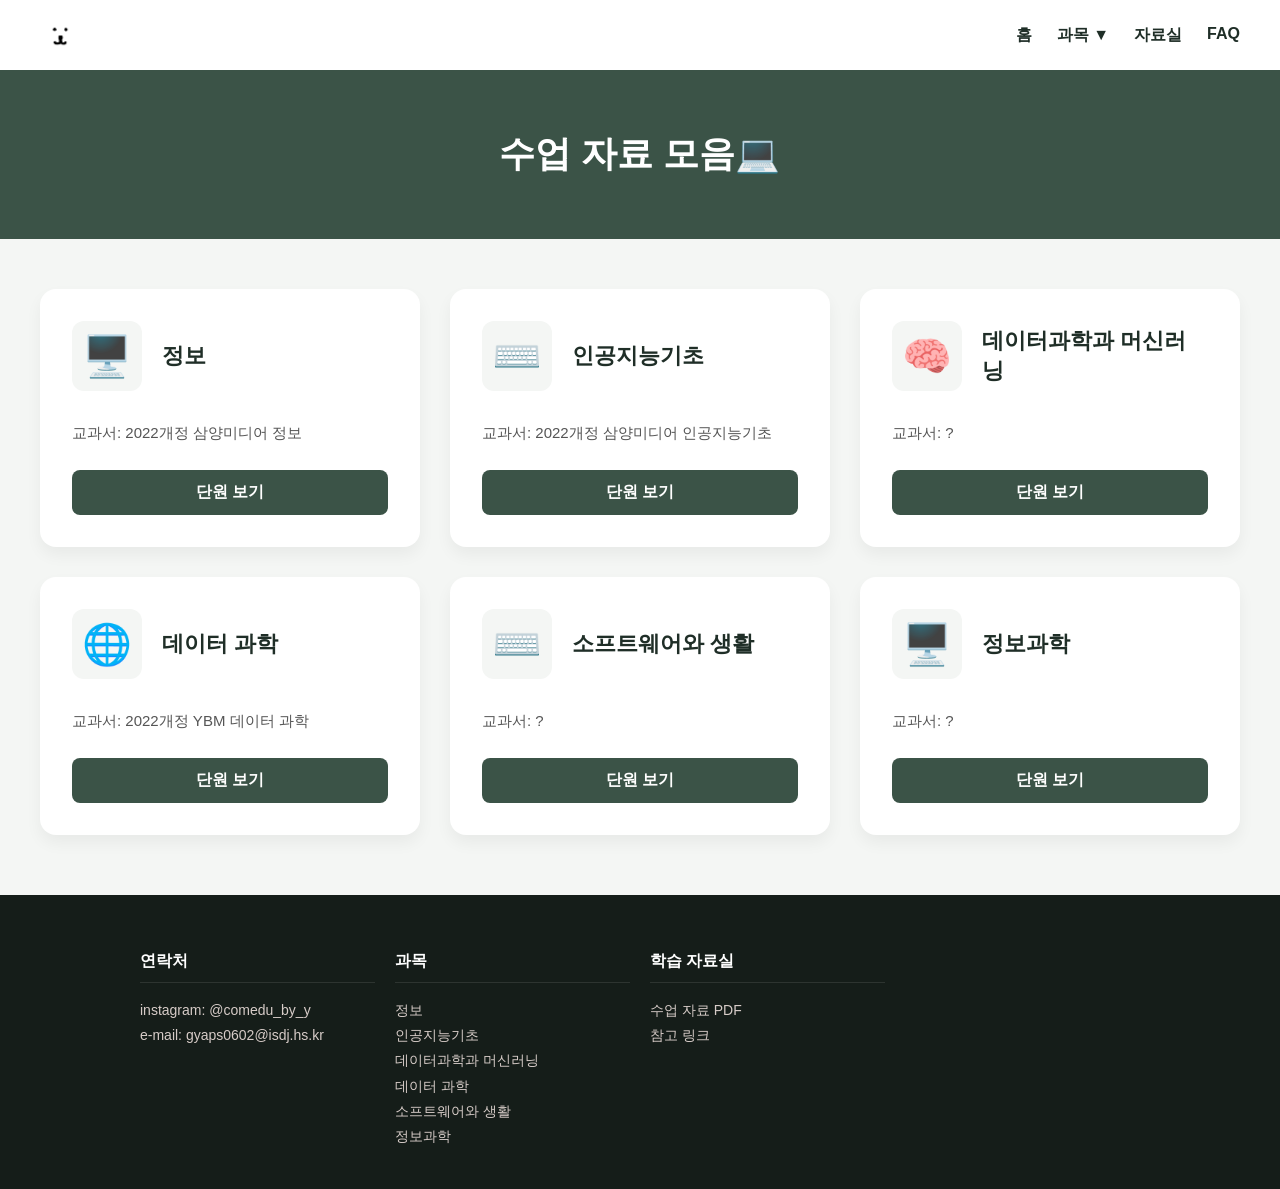
<file: index.html>
<!DOCTYPE html>
<html lang="ko">
<head>
<link rel="icon" href="data:image/svg+xml,<svg xmlns=%22http://www.w3.org/2000/svg%22 viewBox=%220 0 100 100%22><text y=%22.9em%22 font-size=%2290%22>💻</text></svg>">    
<meta charset="UTF-8">
<meta name="viewport" content="width=device-width, initial-scale=1.0">
<title>수업 자료 모음</title>
<link rel="stylesheet" href="style.css">
</head>
<body>
    <div id="header-area"></div>
    <!-- 1. 메인 배너 -->
    <div class="hero">
        <h1>수업 자료 모음💻</h1>
    </div>

    <!-- 2. 과목 카드 섹션 -->
    <div class="container">
        <div class="card-grid">
            
            <!-- 카드 1: 정보 -->
            <a href="https://comedu-by-y.github.io/study/2level-정보.html" target="_top" class="subject-card">
                <div class="card-header">
                    <div class="card-icon">🖥️</div>
                    <h2 class="card-title">정보</h2>
                </div>
                <p class="card-desc">교과서: 2022개정 삼양미디어 정보</p>
                <div class="card-btn">단원 보기</div>
            </a>
            
            <!-- 카드 2: 인공지능기초 -->
            <a href="https://comedu-by-y.github.io/study/2level-인기초.html" target="_top" class="subject-card">
                <div class="card-header">
                    <div class="card-icon">⌨️</div>
                    <h2 class="card-title">인공지능기초</h2>
                </div>
                <p class="card-desc">교과서: 2022개정 삼양미디어 인공지능기초</p>
                <div class="card-btn">단원 보기</div>
            </a>

            <!-- 카드 3: 데이터과학과 머신러닝 -->
            <a href="https://comedu-by-y.github.io/study/2level-데과.html" target="_top" class="subject-card">
                <div class="card-header">
                    <div class="card-icon">🧠</div>
                    <h2 class="card-title">데이터과학과 머신러닝</h2>
                </div>
                <p class="card-desc">교과서: ? </p>
                <div class="card-btn">단원 보기</div>
            </a>

            <!-- 카드 4: 데이터 과학 -->
            <a href="https://comedu-by-y.github.io/study/2level-데머.html" target="_top" class="subject-card">
                <div class="card-header">
                    <div class="card-icon">🌐</div>
                    <h2 class="card-title">데이터 과학</h2>
                </div>
                <p class="card-desc">교과서: 2022개정 YBM 데이터 과학</p>
                <div class="card-btn">단원 보기</div>
            </a>

            <!-- 카드 5: 소프트웨어와 생활 -->
            <a href="https://comedu-by-y.github.io/study/2level-소웨생.html" target="_top" class="subject-card">
                <div class="card-header">
                    <div class="card-icon">⌨️</div>
                    <h2 class="card-title">소프트웨어와 생활</h2>
                </div>
                <p class="card-desc">교과서: ? </p>
                <div class="card-btn">단원 보기</div>
            </a>

            <!-- 카드 6: 정보과학 -->
            <a href="https://comedu-by-y.github.io/study/2level-정과.html" target="_top" class="subject-card">
                <div class="card-header">
                    <div class="card-icon">🖥️</div>
                    <h2 class="card-title">정보과학</h2>
                </div>
                <p class="card-desc">교과서: ? </p>
                <div class="card-btn">단원 보기</div>
            </a>
        </div>
    </div>
    <div id="footer-area"></div>
    <!-- 공통 헤더와 푸터를 빈 상자에 쏙쏙 넣어주는 스크립트 -->
    <script>
        // 1. header.html 파일을 찾아서 header-area 상자에 넣기
        fetch('header.html')
            .then(response => response.text())
            .then(data => {
                document.getElementById('header-area').innerHTML = data;
            });

        // 2. footer.html 파일을 찾아서 footer-area 상자에 넣기
        fetch('footer.html')
            .then(response => response.text())
            .then(data => {
                document.getElementById('footer-area').innerHTML = data;
            });
    </script>
</body>
</html>
</file>
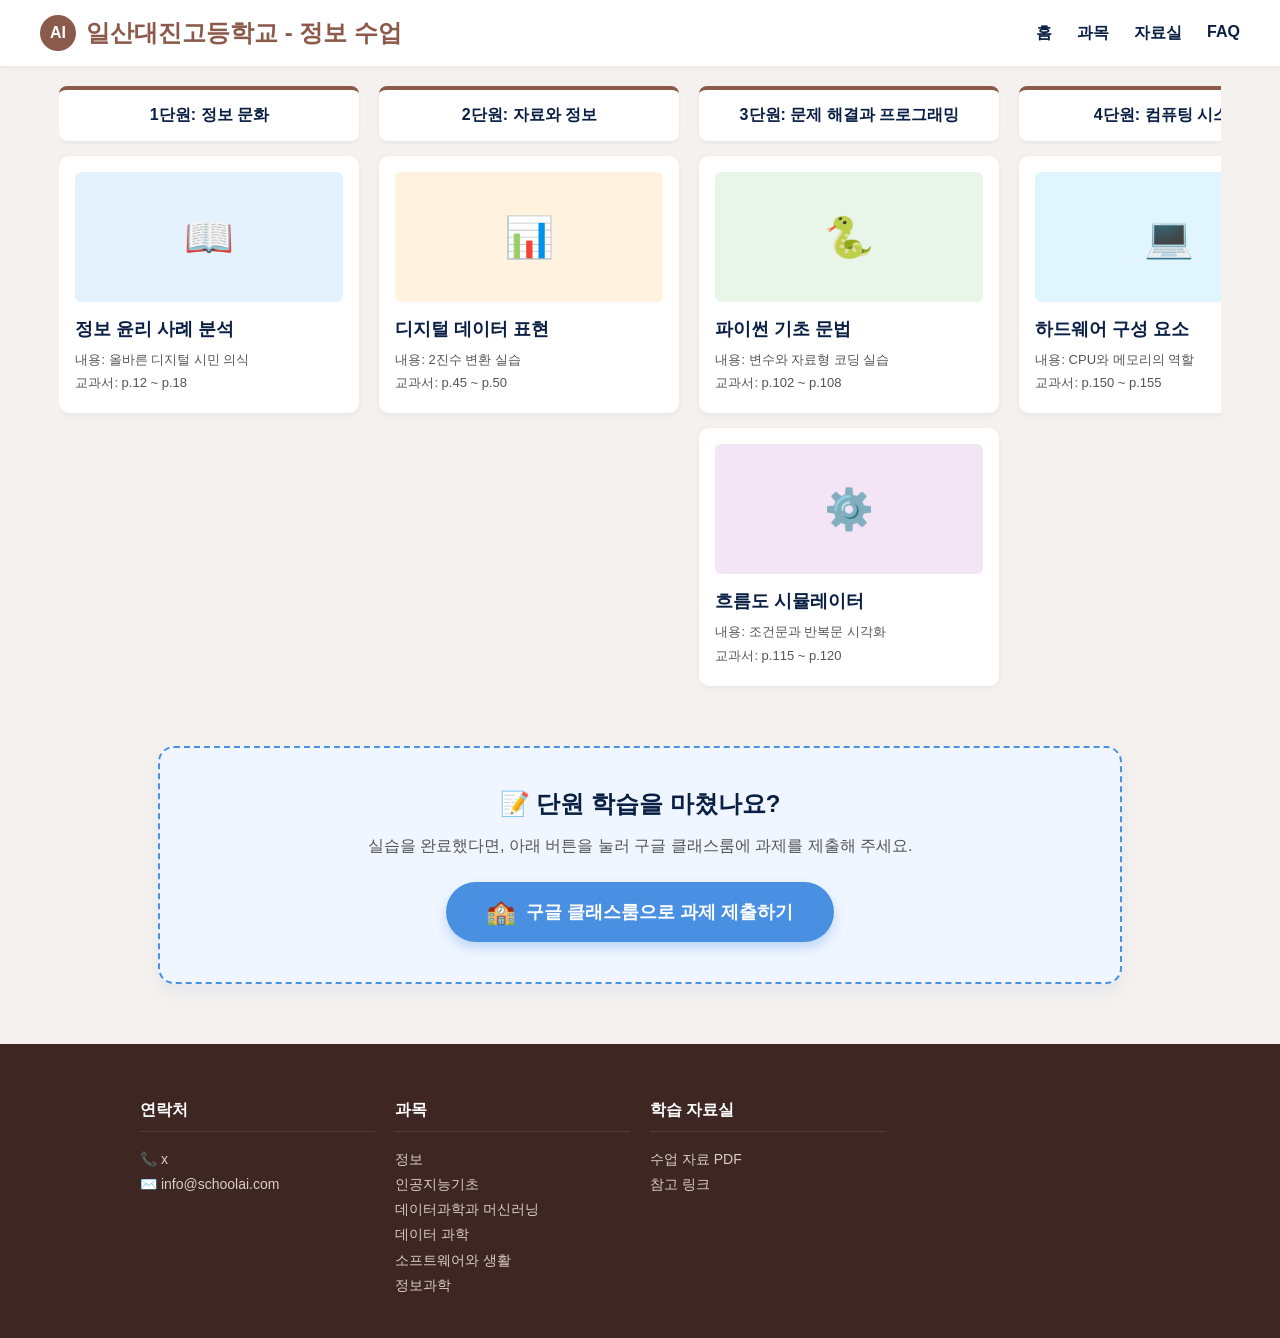
<file: 3level-인기초.html>
<!DOCTYPE html>
<html lang="ko">
<head>
<meta charset="UTF-8">
<meta name="viewport" content="width=device-width, initial-scale=1.0">
<title>과목: 인기초 - 3단원 학습 내용 및 과제 제출</title>
<style>
    /* 1, 2레벨과 동일한 전체 색상 변수 설정 */
    :root {
        --primary-brown: #8C5A4B;
        --primary-dark: #6A4235;
        --bg-beige: #F5F1EE;
        --text-navy: #0A1F44;
        --text-light: #555555;
        --white: #FFFFFF;
        --accent-blue: #4A90E2; 
        --hover-bg: #F4F8FC;
    }

    body {
        margin: 0;
        padding: 0;
        font-family: 'Noto Sans KR', 'Malgun Gothic', sans-serif;
        background-color: var(--bg-beige);
        color: var(--text-navy);
    }

    /* 상단 네비게이션 (헤더) */
    header {
        background-color: var(--white);
        padding: 15px 40px;
        display: flex;
        justify-content: space-between;
        align-items: center;
        box-shadow: 0 2px 4px rgba(0,0,0,0.05);
    }
    .logo {
        font-size: 24px;
        font-weight: bold;
        color: var(--primary-brown);
        display: flex;
        align-items: center;
        gap: 10px;
        text-decoration: none; /* 추가: 링크 밑줄 제거 */
        transition: transform 0.2s ease; /* 추가: 마우스 오버 시 부드러운 효과 */
    }
    .logo:hover {
        transform: scale(1.05); /* 추가: 마우스 올리면 로고가 살짝 커짐 */
    }
    .logo-circle {
        background-color: var(--primary-brown);
        color: var(--white);
        width: 36px;
        height: 36px;
        border-radius: 50%;
        display: flex;
        justify-content: center;
        align-items: center;
        font-size: 16px;
    }

    nav {
        display: flex;
        gap: 25px;
    }
    nav a {
        text-decoration: none;
        color: var(--text-navy);
        font-weight: 600;
        font-size: 16px;
    }
    nav a:hover {
        color: var(--primary-brown);
    }

    /* 서브페이지 경로(Breadcrumb) 및 배너 */
    .breadcrumb-banner {
        background-color: var(--white);
        color: var(--text-navy);
        padding: 30px 20px;
        text-align: center;
        border-bottom: 2px solid #EAEAEA;
    }
    .breadcrumb {
        font-size: 14px;
        color: var(--text-light);
        margin-bottom: 10px;
    }
    .breadcrumb span {
        color: var(--primary-brown);
        font-weight: bold;
    }
    .breadcrumb-banner h1 {
        margin: 0;
        font-size: 28px;
        font-weight: 800;
        color: var(--primary-dark);
    }

    /* ★ 패들렛 스타일 (5단) 레이아웃 설정 ★ */
    .board-container {
        max-width: 100%; /* 화면 꽉 차게 가로 폭 확대 */
        margin: 20px auto 40px auto;
        padding: 0 20px;
    }
    
    .padlet-wrapper {
        display: flex;
        gap: 20px;
        overflow-x: auto;
        padding-bottom: 20px;
        align-items: flex-start;
        width: max-content; /* ★ 콘텐츠 크기만큼 너비 지정 */
        margin: 0 auto;     /* ★ 중앙 정렬 */
    }

    /* 가로 스크롤바 디자인 */
    .padlet-wrapper::-webkit-scrollbar { height: 10px; }
    .padlet-wrapper::-webkit-scrollbar-thumb { background: #ccc; border-radius: 5px; }

    /* 각 단원을 나타내는 세로 기둥 */
    .padlet-column {
        flex: 0 0 300px; /* 각 단원 기둥의 너비를 300px로 고정 */
        display: flex;
        flex-direction: column;
        gap: 15px;
    }

    /* 단원 제목 (기둥 머리글) */
    .column-header {
        background-color: var(--white);
        padding: 15px;
        border-radius: 8px;
        font-weight: 900;
        text-align: center;
        color: var(--text-navy);
        border-top: 4px solid var(--primary-brown);
        box-shadow: 0 2px 4px rgba(0,0,0,0.05);
    }

    /* 학습 내용 카드 디자인 */
    .padlet-card {
        background-color: var(--white);
        border-radius: 10px;
        padding: 15px;
        text-decoration: none;
        color: var(--text-navy);
        box-shadow: 0 2px 6px rgba(0,0,0,0.05);
        transition: transform 0.2s, box-shadow 0.2s;
        border: 1px solid transparent;
    }
    .padlet-card:hover {
        transform: translateY(-3px);
        box-shadow: 0 6px 12px rgba(0,0,0,0.1);
        border-color: var(--accent-blue);
    }

    /* 카드 안의 썸네일(미리보기) */
    .card-preview {
        width: 100%;
        height: 130px;
        background-color: #E2E8F0;
        border-radius: 6px;
        margin-bottom: 15px;
        display: flex;
        justify-content: center;
        align-items: center;
        font-size: 40px;
    }
    .card-title {
        font-size: 18px;
        font-weight: 900;
        margin: 0 0 10px 0;
    }
    .card-details {
        margin: 0; padding: 0; list-style: none;
    }
    .card-details li {
        font-size: 13px;
        color: var(--text-light);
        margin-bottom: 5px;
        line-height: 1.4;
    }

    /* ★ 구글 클래스룸 과제 제출 영역 스타일 ★ */
    .assignment-section {
        margin-top: 50px;
        padding: 40px 30px;
        background-color: #F0F6FF; /* 눈에 띄는 연한 파란색 배경 */
        border-radius: 16px;
        text-align: center;
        border: 2px dashed var(--accent-blue);
        box-shadow: 0 8px 16px rgba(74, 144, 226, 0.1);
    }
    .assignment-section h2 {
        margin: 0 0 10px 0;
        color: var(--text-navy);
        font-size: 24px;
    }
    .assignment-section p {
        color: var(--text-light);
        font-size: 16px;
        margin-bottom: 25px;
    }
    .assignment-btn {
        display: inline-flex;
        align-items: center;
        gap: 10px;
        background-color: var(--accent-blue);
        color: var(--white);
        padding: 16px 40px;
        border-radius: 30px;
        font-size: 18px;
        font-weight: 800;
        text-decoration: none;
        transition: all 0.3s ease;
        box-shadow: 0 6px 12px rgba(74, 144, 226, 0.3);
    }
    .assignment-btn:hover {
        background-color: #357ABD;
        transform: translateY(-3px);
        box-shadow: 0 8px 16px rgba(74, 144, 226, 0.4);
    }
    .assignment-icon {
        font-size: 24px;
    }

    /* 반응형 처리 (태블릿 및 모바일) */
    @media (max-width: 950px) {
        .learning-grid {
            grid-template-columns: 1fr; /* 화면이 좁아지면 1단으로 변경 */
            max-width: 700px;
            margin: 0 auto;
        }
    }
    
    @media (max-width: 650px) {
        .learning-grid { max-width: 100%; }
        .learning-btn { flex-direction: column; } /* 세로 배치로 변경 */
        .btn-preview { width: 100%; height: 180px; }
        .btn-arrow { display: none; }
        .assignment-btn { padding: 14px 25px; font-size: 16px; }
    }

    /* 바닥글 (Footer) */
    footer {
        background-color: #3E2723;
        color: #D7CCC8;
        padding: 40px 20px;
        margin-top: 60px;
    }
    .footer-content {
        max-width: 1000px;
        margin: 0 auto;
        display: grid;
        grid-template-columns: repeat(4, 1fr);
        gap: 20px;
        font-size: 14px;
    }
    .footer-col h3 { color: var(--white); font-size: 16px; margin-bottom: 15px; border-bottom: 1px solid rgba(255,255,255,0.1); padding-bottom: 10px; }
    .footer-col p, .footer-col ul { margin: 0; padding: 0; list-style: none; line-height: 1.8; }
    .footer-col a { color: #D7CCC8; text-decoration: none; }
    .footer-col a:hover { color: var(--white); }
    @media (max-width: 600px) { .footer-content { grid-template-columns: repeat(2, 1fr); } }
</style>
</head>
<body>

    <!-- 헤더 -->
    <header>
        <!-- ★ 로고를 클릭 가능한 링크(a 태그)로 변경했습니다 ★ -->
        <!-- href에 1레벨(메인 홈페이지) 주소를 넣으시면 됩니다. -->
        <a href="https://comedu-by-y.github.io/study/" target="_top" class="logo">
            <div class="logo-circle">AI</div>일산대진고등학교 - 정보 수업
        </a>
        
        <nav><a href="#">홈</a><a href="#">과목</a><a href="#">자료실</a><a href="#">FAQ</a></nav>
    </header>

<!-- 3레벨 패들렛형 학습 보드 및 과제 제출 -->
    <div class="board-container">
        
        <!-- 좌우로 스크롤되는 보드 영역 -->
        <div class="padlet-wrapper">
            
            <!-- 1단원 컬럼 -->
            <div class="padlet-column">
                <div class="column-header">1단원: 정보 문화</div>
                
                <!-- 1단원 학습 카드 1 -->
                <a href="#" target="_top" class="padlet-card">
                    <div class="card-preview" style="background-color: #E3F2FD;">📖</div>
                    <div class="card-title">정보 윤리 사례 분석</div>
                    <ul class="card-details">
                        <li>내용: 올바른 디지털 시민 의식</li>
                        <li>교과서: p.12 ~ p.18</li>
                    </ul>
                </a>
            </div>

            <!-- 2단원 컬럼 -->
            <div class="padlet-column">
                <div class="column-header">2단원: 자료와 정보</div>
                <a href="#" target="_top" class="padlet-card">
                    <div class="card-preview" style="background-color: #FFF3E0;">📊</div>
                    <div class="card-title">디지털 데이터 표현</div>
                    <ul class="card-details">
                        <li>내용: 2진수 변환 실습</li>
                        <li>교과서: p.45 ~ p.50</li>
                    </ul>
                </a>
            </div>

            <!-- 3단원 컬럼 (기존에 작성하신 카드들) -->
            <div class="padlet-column">
                <div class="column-header">3단원: 문제 해결과 프로그래밍</div>
                
                <!-- 카드 1 -->
                <a href="#" target="_top" class="padlet-card">
                    <div class="card-preview" style="background-color: #E8F5E9;">🐍</div>
                    <div class="card-title">파이썬 기초 문법</div>
                    <ul class="card-details">
                        <li>내용: 변수와 자료형 코딩 실습</li>
                        <li>교과서: p.102 ~ p.108</li>
                    </ul>
                </a>
                
                <!-- 카드 2 -->
                <a href="#" target="_top" class="padlet-card">
                    <div class="card-preview" style="background-color: #F3E5F5;">⚙️</div>
                    <div class="card-title">흐름도 시뮬레이터</div>
                    <ul class="card-details">
                        <li>내용: 조건문과 반복문 시각화</li>
                        <li>교과서: p.115 ~ p.120</li>
                    </ul>
                </a>
            </div>

            <!-- 4단원 컬럼 -->
            <div class="padlet-column">
                <div class="column-header">4단원: 컴퓨팅 시스템</div>
                <a href="#" target="_top" class="padlet-card">
                    <div class="card-preview" style="background-color: #E1F5FE;">💻</div>
                    <div class="card-title">하드웨어 구성 요소</div>
                    <ul class="card-details">
                        <li>내용: CPU와 메모리의 역할</li>
                        <li>교과서: p.150 ~ p.155</li>
                    </ul>
                </a>
            </div>

            <!-- 5단원 컬럼 -->
            <div class="padlet-column">
                <div class="column-header">5단원: 인공지능과 미래 사회</div>
                <a href="#" target="_top" class="padlet-card">
                    <div class="card-preview" style="background-color: #FFF9C4;">🤖</div>
                    <div class="card-title">머신러닝 체험하기</div>
                    <ul class="card-details">
                        <li>내용: 티처블 머신을 활용한 모델 학습</li>
                        <li>교과서: p.180 ~ p.185</li>
                    </ul>
                </a>
            </div>
            
        </div>
        
        <!-- 과제 제출 영역 (보드 아래 중앙에 고정) -->
        <div class="assignment-section" style="max-width: 900px; margin: 40px auto 0 auto;">
            <h2>📝 단원 학습을 마쳤나요?</h2>
            <p>실습을 완료했다면, 아래 버튼을 눌러 구글 클래스룸에 과제를 제출해 주세요.</p>
            <a href="https://classroom.google.com/" target="_blank" class="assignment-btn">
                <span class="assignment-icon">🏫</span>
                구글 클래스룸으로 과제 제출하기
            </a>
        </div>
        
    </div>

 <!-- 4. 바닥글 (Footer) -->
    <footer>
        <div class="footer-content">
            <div class="footer-col">
                <h3>연락처</h3>
                <p>📞 x</p>
                <p>✉️ info@schoolai.com</p>
            </div>
            <div class="footer-col">
                <h3>과목</h3>
                <ul>
                    <li><a href="#">정보</a></li>
                    <li><a href="#">인공지능기초</a></li>
                    <li><a href="#">데이터과학과 머신러닝</a></li>
                    <li><a href="#">데이터 과학</a></li>
                    <li><a href="#">소프트웨어와 생활</a></li>
                    <li><a href="#">정보과학</a></li>
                </ul>
            </div>

            <div class="footer-col">
                <h3>학습 자료실</h3>
                <ul>
                    <li><a href="#">수업 자료 PDF</a></li>
                    <li><a href="#">참고 링크</a></li>
                </ul>
            </div>
        </div>
    </footer>

</body>
</html>
</file>
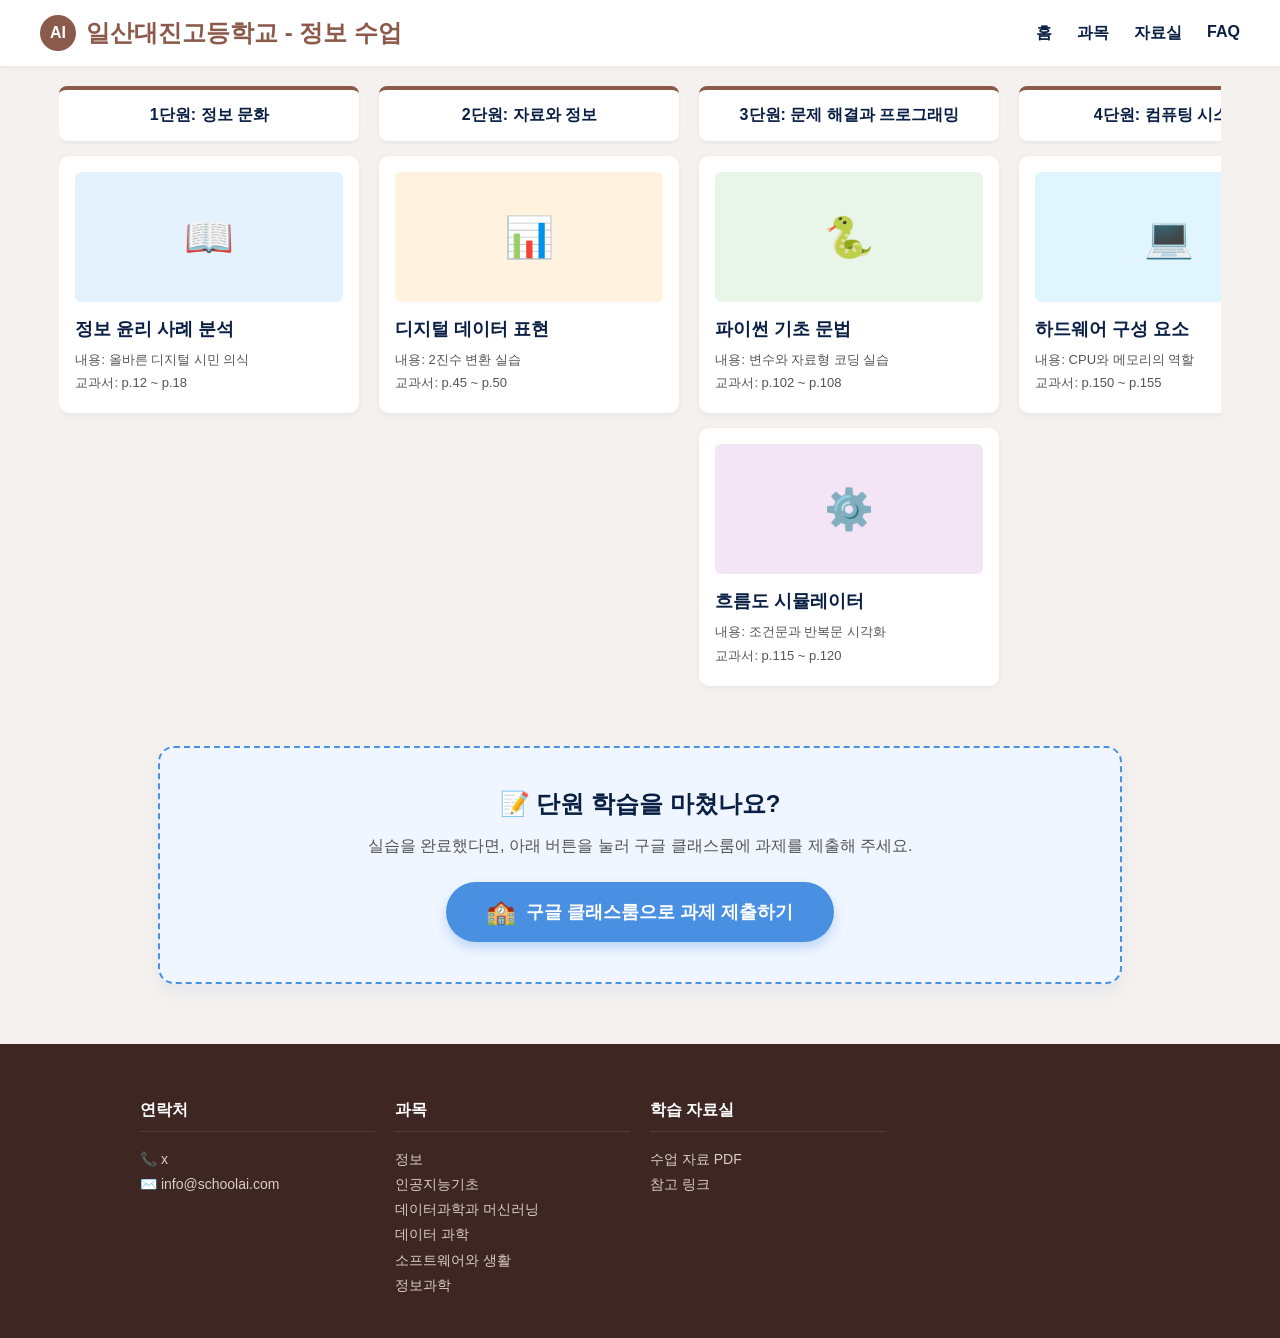
<file: 3level-인기초1.html>
<!DOCTYPE html>
<html lang="ko">
<head>
<meta charset="UTF-8">
<meta name="viewport" content="width=device-width, initial-scale=1.0">
<title>과목: 인기초 - 3단원 학습 내용 및 과제 제출</title>
<style>
    /* 1, 2레벨과 동일한 전체 색상 변수 설정 */
    :root {
        --primary-brown: #8C5A4B;
        --primary-dark: #6A4235;
        --bg-beige: #F5F1EE;
        --text-navy: #0A1F44;
        --text-light: #555555;
        --white: #FFFFFF;
        --accent-blue: #4A90E2; 
        --hover-bg: #F4F8FC;
    }

    body {
        margin: 0;
        padding: 0;
        font-family: 'Noto Sans KR', 'Malgun Gothic', sans-serif;
        background-color: var(--bg-beige);
        color: var(--text-navy);
    }

    /* 상단 네비게이션 (헤더) */
    header {
        background-color: var(--white);
        padding: 15px 40px;
        display: flex;
        justify-content: space-between;
        align-items: center;
        box-shadow: 0 2px 4px rgba(0,0,0,0.05);
    }
    .logo {
        font-size: 24px;
        font-weight: bold;
        color: var(--primary-brown);
        display: flex;
        align-items: center;
        gap: 10px;
        text-decoration: none; /* 추가: 링크 밑줄 제거 */
        transition: transform 0.2s ease; /* 추가: 마우스 오버 시 부드러운 효과 */
    }
    .logo:hover {
        transform: scale(1.05); /* 추가: 마우스 올리면 로고가 살짝 커짐 */
    }
    .logo-circle {
        background-color: var(--primary-brown);
        color: var(--white);
        width: 36px;
        height: 36px;
        border-radius: 50%;
        display: flex;
        justify-content: center;
        align-items: center;
        font-size: 16px;
    }

    nav {
        display: flex;
        gap: 25px;
    }
    nav a {
        text-decoration: none;
        color: var(--text-navy);
        font-weight: 600;
        font-size: 16px;
    }
    nav a:hover {
        color: var(--primary-brown);
    }

    /* 서브페이지 경로(Breadcrumb) 및 배너 */
    .breadcrumb-banner {
        background-color: var(--white);
        color: var(--text-navy);
        padding: 30px 20px;
        text-align: center;
        border-bottom: 2px solid #EAEAEA;
    }
    .breadcrumb {
        font-size: 14px;
        color: var(--text-light);
        margin-bottom: 10px;
    }
    .breadcrumb span {
        color: var(--primary-brown);
        font-weight: bold;
    }
    .breadcrumb-banner h1 {
        margin: 0;
        font-size: 28px;
        font-weight: 800;
        color: var(--primary-dark);
    }

    /* ★ 패들렛 스타일 (5단) 레이아웃 설정 ★ */
    .board-container {
        max-width: 100%; /* 화면 꽉 차게 가로 폭 확대 */
        margin: 20px auto 40px auto;
        padding: 0 20px;
    }
    
    .padlet-wrapper {
        display: flex;
        gap: 20px;
        overflow-x: auto;
        padding-bottom: 20px;
        align-items: flex-start;
        width: max-content; /* ★ 콘텐츠 크기만큼 너비 지정 */
        margin: 0 auto;     /* ★ 중앙 정렬 */
    }

    /* 가로 스크롤바 디자인 */
    .padlet-wrapper::-webkit-scrollbar { height: 10px; }
    .padlet-wrapper::-webkit-scrollbar-thumb { background: #ccc; border-radius: 5px; }

    /* 각 단원을 나타내는 세로 기둥 */
    .padlet-column {
        flex: 0 0 300px; /* 각 단원 기둥의 너비를 300px로 고정 */
        display: flex;
        flex-direction: column;
        gap: 15px;
    }

    /* 단원 제목 (기둥 머리글) */
    .column-header {
        background-color: var(--white);
        padding: 15px;
        border-radius: 8px;
        font-weight: 900;
        text-align: center;
        color: var(--text-navy);
        border-top: 4px solid var(--primary-brown);
        box-shadow: 0 2px 4px rgba(0,0,0,0.05);
    }

    /* 학습 내용 카드 디자인 */
    .padlet-card {
        background-color: var(--white);
        border-radius: 10px;
        padding: 15px;
        text-decoration: none;
        color: var(--text-navy);
        box-shadow: 0 2px 6px rgba(0,0,0,0.05);
        transition: transform 0.2s, box-shadow 0.2s;
        border: 1px solid transparent;
    }
    .padlet-card:hover {
        transform: translateY(-3px);
        box-shadow: 0 6px 12px rgba(0,0,0,0.1);
        border-color: var(--accent-blue);
    }

    /* 카드 안의 썸네일(미리보기) */
    .card-preview {
        width: 100%;
        height: 130px;
        background-color: #E2E8F0;
        border-radius: 6px;
        margin-bottom: 15px;
        display: flex;
        justify-content: center;
        align-items: center;
        font-size: 40px;
    }
    .card-title {
        font-size: 18px;
        font-weight: 900;
        margin: 0 0 10px 0;
    }
    .card-details {
        margin: 0; padding: 0; list-style: none;
    }
    .card-details li {
        font-size: 13px;
        color: var(--text-light);
        margin-bottom: 5px;
        line-height: 1.4;
    }

    /* ★ 구글 클래스룸 과제 제출 영역 스타일 ★ */
    .assignment-section {
        margin-top: 50px;
        padding: 40px 30px;
        background-color: #F0F6FF; /* 눈에 띄는 연한 파란색 배경 */
        border-radius: 16px;
        text-align: center;
        border: 2px dashed var(--accent-blue);
        box-shadow: 0 8px 16px rgba(74, 144, 226, 0.1);
    }
    .assignment-section h2 {
        margin: 0 0 10px 0;
        color: var(--text-navy);
        font-size: 24px;
    }
    .assignment-section p {
        color: var(--text-light);
        font-size: 16px;
        margin-bottom: 25px;
    }
    .assignment-btn {
        display: inline-flex;
        align-items: center;
        gap: 10px;
        background-color: var(--accent-blue);
        color: var(--white);
        padding: 16px 40px;
        border-radius: 30px;
        font-size: 18px;
        font-weight: 800;
        text-decoration: none;
        transition: all 0.3s ease;
        box-shadow: 0 6px 12px rgba(74, 144, 226, 0.3);
    }
    .assignment-btn:hover {
        background-color: #357ABD;
        transform: translateY(-3px);
        box-shadow: 0 8px 16px rgba(74, 144, 226, 0.4);
    }
    .assignment-icon {
        font-size: 24px;
    }

    /* 반응형 처리 (태블릿 및 모바일) */
    @media (max-width: 950px) {
        .learning-grid {
            grid-template-columns: 1fr; /* 화면이 좁아지면 1단으로 변경 */
            max-width: 700px;
            margin: 0 auto;
        }
    }
    
    @media (max-width: 650px) {
        .learning-grid { max-width: 100%; }
        .learning-btn { flex-direction: column; } /* 세로 배치로 변경 */
        .btn-preview { width: 100%; height: 180px; }
        .btn-arrow { display: none; }
        .assignment-btn { padding: 14px 25px; font-size: 16px; }
    }

    /* 바닥글 (Footer) */
    footer {
        background-color: #3E2723;
        color: #D7CCC8;
        padding: 40px 20px;
        margin-top: 60px;
    }
    .footer-content {
        max-width: 1000px;
        margin: 0 auto;
        display: grid;
        grid-template-columns: repeat(4, 1fr);
        gap: 20px;
        font-size: 14px;
    }
    .footer-col h3 { color: var(--white); font-size: 16px; margin-bottom: 15px; border-bottom: 1px solid rgba(255,255,255,0.1); padding-bottom: 10px; }
    .footer-col p, .footer-col ul { margin: 0; padding: 0; list-style: none; line-height: 1.8; }
    .footer-col a { color: #D7CCC8; text-decoration: none; }
    .footer-col a:hover { color: var(--white); }
    @media (max-width: 600px) { .footer-content { grid-template-columns: repeat(2, 1fr); } }
</style>
</head>
<body>

    <!-- 헤더 -->
    <header>
        <!-- ★ 로고를 클릭 가능한 링크(a 태그)로 변경했습니다 ★ -->
        <!-- href에 1레벨(메인 홈페이지) 주소를 넣으시면 됩니다. -->
        <a href="https://comedu-by-y.github.io/study/" target="_top" class="logo">
            <div class="logo-circle">AI</div>일산대진고등학교 - 정보 수업
        </a>
        
        <nav><a href="#">홈</a><a href="#">과목</a><a href="#">자료실</a><a href="#">FAQ</a></nav>
    </header>

<!-- 3레벨 패들렛형 학습 보드 및 과제 제출 -->
    <div class="board-container">
        
        <!-- 좌우로 스크롤되는 보드 영역 -->
        <div class="padlet-wrapper">
            
            <!-- 1단원 컬럼 -->
            <div class="padlet-column">
                <div class="column-header">1단원: 정보 문화</div>
                
                <!-- 1단원 학습 카드 1 -->
                <a href="#" target="_top" class="padlet-card">
                    <div class="card-preview" style="background-color: #E3F2FD;">📖</div>
                    <div class="card-title">정보 윤리 사례 분석</div>
                    <ul class="card-details">
                        <li>내용: 올바른 디지털 시민 의식</li>
                        <li>교과서: p.12 ~ p.18</li>
                    </ul>
                </a>
            </div>

            <!-- 2단원 컬럼 -->
            <div class="padlet-column">
                <div class="column-header">2단원: 자료와 정보</div>
                <a href="#" target="_top" class="padlet-card">
                    <div class="card-preview" style="background-color: #FFF3E0;">📊</div>
                    <div class="card-title">디지털 데이터 표현</div>
                    <ul class="card-details">
                        <li>내용: 2진수 변환 실습</li>
                        <li>교과서: p.45 ~ p.50</li>
                    </ul>
                </a>
            </div>

            <!-- 3단원 컬럼 (기존에 작성하신 카드들) -->
            <div class="padlet-column">
                <div class="column-header">3단원: 문제 해결과 프로그래밍</div>
                
                <!-- 카드 1 -->
                <a href="#" target="_top" class="padlet-card">
                    <div class="card-preview" style="background-color: #E8F5E9;">🐍</div>
                    <div class="card-title">파이썬 기초 문법</div>
                    <ul class="card-details">
                        <li>내용: 변수와 자료형 코딩 실습</li>
                        <li>교과서: p.102 ~ p.108</li>
                    </ul>
                </a>
                
                <!-- 카드 2 -->
                <a href="#" target="_top" class="padlet-card">
                    <div class="card-preview" style="background-color: #F3E5F5;">⚙️</div>
                    <div class="card-title">흐름도 시뮬레이터</div>
                    <ul class="card-details">
                        <li>내용: 조건문과 반복문 시각화</li>
                        <li>교과서: p.115 ~ p.120</li>
                    </ul>
                </a>
            </div>

            <!-- 4단원 컬럼 -->
            <div class="padlet-column">
                <div class="column-header">4단원: 컴퓨팅 시스템</div>
                <a href="#" target="_top" class="padlet-card">
                    <div class="card-preview" style="background-color: #E1F5FE;">💻</div>
                    <div class="card-title">하드웨어 구성 요소</div>
                    <ul class="card-details">
                        <li>내용: CPU와 메모리의 역할</li>
                        <li>교과서: p.150 ~ p.155</li>
                    </ul>
                </a>
            </div>

            <!-- 5단원 컬럼 -->
            <div class="padlet-column">
                <div class="column-header">5단원: 인공지능과 미래 사회</div>
                <a href="#" target="_top" class="padlet-card">
                    <div class="card-preview" style="background-color: #FFF9C4;">🤖</div>
                    <div class="card-title">머신러닝 체험하기</div>
                    <ul class="card-details">
                        <li>내용: 티처블 머신을 활용한 모델 학습</li>
                        <li>교과서: p.180 ~ p.185</li>
                    </ul>
                </a>
            </div>
            
        </div>
        
        <!-- 과제 제출 영역 (보드 아래 중앙에 고정) -->
        <div class="assignment-section" style="max-width: 900px; margin: 40px auto 0 auto;">
            <h2>📝 단원 학습을 마쳤나요?</h2>
            <p>실습을 완료했다면, 아래 버튼을 눌러 구글 클래스룸에 과제를 제출해 주세요.</p>
            <a href="https://classroom.google.com/" target="_blank" class="assignment-btn">
                <span class="assignment-icon">🏫</span>
                구글 클래스룸으로 과제 제출하기
            </a>
        </div>
        
    </div>

 <!-- 4. 바닥글 (Footer) -->
    <footer>
        <div class="footer-content">
            <div class="footer-col">
                <h3>연락처</h3>
                <p>📞 x</p>
                <p>✉️ info@schoolai.com</p>
            </div>
            <div class="footer-col">
                <h3>과목</h3>
                <ul>
                    <li><a href="#">정보</a></li>
                    <li><a href="#">인공지능기초</a></li>
                    <li><a href="#">데이터과학과 머신러닝</a></li>
                    <li><a href="#">데이터 과학</a></li>
                    <li><a href="#">소프트웨어와 생활</a></li>
                    <li><a href="#">정보과학</a></li>
                </ul>
            </div>

            <div class="footer-col">
                <h3>학습 자료실</h3>
                <ul>
                    <li><a href="#">수업 자료 PDF</a></li>
                    <li><a href="#">참고 링크</a></li>
                </ul>
            </div>
        </div>
    </footer>

</body>
</html>
</file>
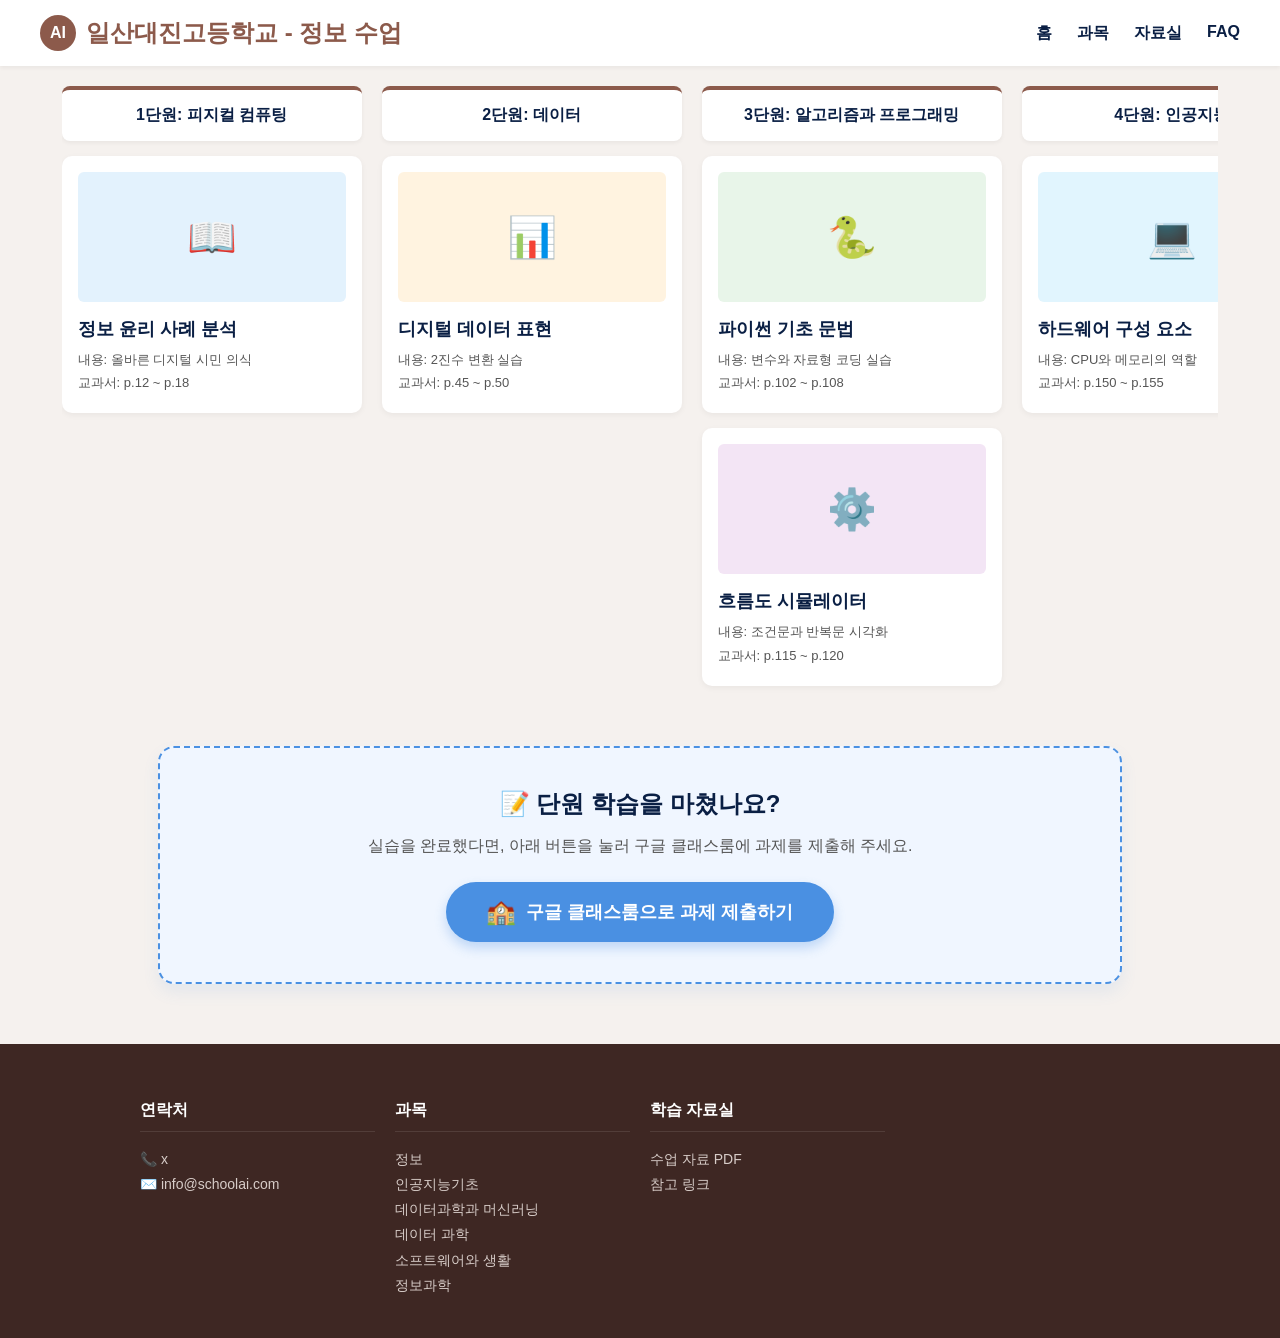
<file: 3level-정보.html>
<!DOCTYPE html>
<html lang="ko">
<head>
<meta charset="UTF-8">
<meta name="viewport" content="width=device-width, initial-scale=1.0">
<title>과목: 정보 - 3단원 학습 내용 및 과제 제출</title>
<style>
    /* 1, 2레벨과 동일한 전체 색상 변수 설정 */
    :root {
        --primary-brown: #8C5A4B;
        --primary-dark: #6A4235;
        --bg-beige: #F5F1EE;
        --text-navy: #0A1F44;
        --text-light: #555555;
        --white: #FFFFFF;
        --accent-blue: #4A90E2; 
        --hover-bg: #F4F8FC;
    }

    body {
        margin: 0;
        padding: 0;
        font-family: 'Noto Sans KR', 'Malgun Gothic', sans-serif;
        background-color: var(--bg-beige);
        color: var(--text-navy);
    }

    /* 상단 네비게이션 (헤더) */
    header {
        background-color: var(--white);
        padding: 15px 40px;
        display: flex;
        justify-content: space-between;
        align-items: center;
        box-shadow: 0 2px 4px rgba(0,0,0,0.05);
    }
    .logo {
        font-size: 24px;
        font-weight: bold;
        color: var(--primary-brown);
        display: flex;
        align-items: center;
        gap: 10px;
        text-decoration: none; /* 추가: 링크 밑줄 제거 */
        transition: transform 0.2s ease; /* 추가: 마우스 오버 시 부드러운 효과 */
    }
    .logo:hover {
        transform: scale(1.05); /* 추가: 마우스 올리면 로고가 살짝 커짐 */
    }
    .logo-circle {
        background-color: var(--primary-brown);
        color: var(--white);
        width: 36px;
        height: 36px;
        border-radius: 50%;
        display: flex;
        justify-content: center;
        align-items: center;
        font-size: 16px;
    }

    nav {
        display: flex;
        gap: 25px;
    }
    nav a {
        text-decoration: none;
        color: var(--text-navy);
        font-weight: 600;
        font-size: 16px;
    }
    nav a:hover {
        color: var(--primary-brown);
    }

    /* 서브페이지 경로(Breadcrumb) 및 배너 */
    .breadcrumb-banner {
        background-color: var(--white);
        color: var(--text-navy);
        padding: 30px 20px;
        text-align: center;
        border-bottom: 2px solid #EAEAEA;
    }
    .breadcrumb {
        font-size: 14px;
        color: var(--text-light);
        margin-bottom: 10px;
    }
    .breadcrumb span {
        color: var(--primary-brown);
        font-weight: bold;
    }
    .breadcrumb-banner h1 {
        margin: 0;
        font-size: 28px;
        font-weight: 800;
        color: var(--primary-dark);
    }

    /* ★ 패들렛 스타일 (5단) 레이아웃 설정 ★ */
    .board-container {
        max-width: 100%; /* 화면 꽉 차게 가로 폭 확대 */
        margin: 20px auto 40px auto;
        padding: 0 20px;
    }
    
    .padlet-wrapper {
        display: flex;
        gap: 20px;
        overflow-x: auto;
        padding-bottom: 20px;
        align-items: flex-start;
        width: max-content; /* ★ 콘텐츠 크기만큼 너비 지정 */
        margin: 0 auto;     /* ★ 중앙 정렬 */
    }

    /* 가로 스크롤바 디자인 */
    .padlet-wrapper::-webkit-scrollbar { height: 10px; }
    .padlet-wrapper::-webkit-scrollbar-thumb { background: #ccc; border-radius: 5px; }

    /* 각 단원을 나타내는 세로 기둥 */
    .padlet-column {
        flex: 0 0 300px; /* 각 단원 기둥의 너비를 300px로 고정 */
        display: flex;
        flex-direction: column;
        gap: 15px;
    }

    /* 단원 제목 (기둥 머리글) */
    .column-header {
        background-color: var(--white);
        padding: 15px;
        border-radius: 8px;
        font-weight: 900;
        text-align: center;
        color: var(--text-navy);
        border-top: 4px solid var(--primary-brown);
        box-shadow: 0 2px 4px rgba(0,0,0,0.05);
    }

    /* 학습 내용 카드 디자인 */
    .padlet-card {
        background-color: var(--white);
        border-radius: 10px;
        padding: 15px;
        text-decoration: none;
        color: var(--text-navy);
        box-shadow: 0 2px 6px rgba(0,0,0,0.05);
        transition: transform 0.2s, box-shadow 0.2s;
        border: 1px solid transparent;
    }
    .padlet-card:hover {
        transform: translateY(-3px);
        box-shadow: 0 6px 12px rgba(0,0,0,0.1);
        border-color: var(--accent-blue);
    }

    /* 카드 안의 썸네일(미리보기) */
    .card-preview {
        width: 100%;
        height: 130px;
        background-color: #E2E8F0;
        border-radius: 6px;
        margin-bottom: 15px;
        display: flex;
        justify-content: center;
        align-items: center;
        font-size: 40px;
    }
    .card-title {
        font-size: 18px;
        font-weight: 900;
        margin: 0 0 10px 0;
    }
    .card-details {
        margin: 0; padding: 0; list-style: none;
    }
    .card-details li {
        font-size: 13px;
        color: var(--text-light);
        margin-bottom: 5px;
        line-height: 1.4;
    }

    /* ★ 구글 클래스룸 과제 제출 영역 스타일 ★ */
    .assignment-section {
        margin-top: 50px;
        padding: 40px 30px;
        background-color: #F0F6FF; /* 눈에 띄는 연한 파란색 배경 */
        border-radius: 16px;
        text-align: center;
        border: 2px dashed var(--accent-blue);
        box-shadow: 0 8px 16px rgba(74, 144, 226, 0.1);
    }
    .assignment-section h2 {
        margin: 0 0 10px 0;
        color: var(--text-navy);
        font-size: 24px;
    }
    .assignment-section p {
        color: var(--text-light);
        font-size: 16px;
        margin-bottom: 25px;
    }
    .assignment-btn {
        display: inline-flex;
        align-items: center;
        gap: 10px;
        background-color: var(--accent-blue);
        color: var(--white);
        padding: 16px 40px;
        border-radius: 30px;
        font-size: 18px;
        font-weight: 800;
        text-decoration: none;
        transition: all 0.3s ease;
        box-shadow: 0 6px 12px rgba(74, 144, 226, 0.3);
    }
    .assignment-btn:hover {
        background-color: #357ABD;
        transform: translateY(-3px);
        box-shadow: 0 8px 16px rgba(74, 144, 226, 0.4);
    }
    .assignment-icon {
        font-size: 24px;
    }

    /* 반응형 처리 (태블릿 및 모바일) */
    @media (max-width: 950px) {
        .learning-grid {
            grid-template-columns: 1fr; /* 화면이 좁아지면 1단으로 변경 */
            max-width: 700px;
            margin: 0 auto;
        }
    }
    
    @media (max-width: 650px) {
        .learning-grid { max-width: 100%; }
        .learning-btn { flex-direction: column; } /* 세로 배치로 변경 */
        .btn-preview { width: 100%; height: 180px; }
        .btn-arrow { display: none; }
        .assignment-btn { padding: 14px 25px; font-size: 16px; }
    }

    /* 바닥글 (Footer) */
    footer {
        background-color: #3E2723;
        color: #D7CCC8;
        padding: 40px 20px;
        margin-top: 60px;
    }
    .footer-content {
        max-width: 1000px;
        margin: 0 auto;
        display: grid;
        grid-template-columns: repeat(4, 1fr);
        gap: 20px;
        font-size: 14px;
    }
    .footer-col h3 { color: var(--white); font-size: 16px; margin-bottom: 15px; border-bottom: 1px solid rgba(255,255,255,0.1); padding-bottom: 10px; }
    .footer-col p, .footer-col ul { margin: 0; padding: 0; list-style: none; line-height: 1.8; }
    .footer-col a { color: #D7CCC8; text-decoration: none; }
    .footer-col a:hover { color: var(--white); }
    @media (max-width: 600px) { .footer-content { grid-template-columns: repeat(2, 1fr); } }
</style>
</head>
<body>

    <!-- 헤더 -->
    <header>
        <!-- ★ 로고를 클릭 가능한 링크(a 태그)로 변경했습니다 ★ -->
        <!-- href에 1레벨(메인 홈페이지) 주소를 넣으시면 됩니다. -->
        <a href="https://comedu-by-y.github.io/study/" target="_top" class="logo">
            <div class="logo-circle">AI</div>일산대진고등학교 - 정보 수업
        </a>
        
        <nav><a href="#">홈</a><a href="#">과목</a><a href="#">자료실</a><a href="#">FAQ</a></nav>
    </header>

<!-- 3레벨 패들렛형 학습 보드 및 과제 제출 -->
    <div class="board-container">
        
        <!-- 좌우로 스크롤되는 보드 영역 -->
        <div class="padlet-wrapper">
            
            <!-- 1단원 컬럼 -->
            <div class="padlet-column">
                <div class="column-header">1단원: 피지컬 컴퓨팅</div>
                
                <!-- 1단원 학습 카드 1 -->
                <a href="#" target="_top" class="padlet-card">
                    <div class="card-preview" style="background-color: #E3F2FD;">📖</div>
                    <div class="card-title">정보 윤리 사례 분석</div>
                    <ul class="card-details">
                        <li>내용: 올바른 디지털 시민 의식</li>
                        <li>교과서: p.12 ~ p.18</li>
                    </ul>
                </a>
            </div>

            <!-- 2단원 컬럼 -->
            <div class="padlet-column">
                <div class="column-header">2단원: 데이터</div>

                <!-- 카드 1 -->
                <a href="#" target="_top" class="padlet-card">
                    <div class="card-preview" style="background-color: #FFF3E0;">📊</div>
                    <div class="card-title">디지털 데이터 표현</div>
                    <ul class="card-details">
                        <li>내용: 2진수 변환 실습</li>
                        <li>교과서: p.45 ~ p.50</li>
                    </ul>
                </a>
            </div>

            <!-- 3단원 컬럼 (기존에 작성하신 카드들) -->
            <div class="padlet-column">
                <div class="column-header">3단원: 알고리즘과 프로그래밍</div>
                
                <!-- 카드 1 -->
                <a href="#" target="_top" class="padlet-card">
                    <div class="card-preview" style="background-color: #E8F5E9;">🐍</div>
                    <div class="card-title">파이썬 기초 문법</div>
                    <ul class="card-details">
                        <li>내용: 변수와 자료형 코딩 실습</li>
                        <li>교과서: p.102 ~ p.108</li>
                    </ul>
                </a>
                
                <!-- 카드 2 -->
                <a href="#" target="_top" class="padlet-card">
                    <div class="card-preview" style="background-color: #F3E5F5;">⚙️</div>
                    <div class="card-title">흐름도 시뮬레이터</div>
                    <ul class="card-details">
                        <li>내용: 조건문과 반복문 시각화</li>
                        <li>교과서: p.115 ~ p.120</li>
                    </ul>
                </a>
            </div>

            <!-- 4단원 컬럼 -->
            <div class="padlet-column">
                <div class="column-header">4단원: 인공지능</div>
                <a href="#" target="_top" class="padlet-card">
                    <div class="card-preview" style="background-color: #E1F5FE;">💻</div>
                    <div class="card-title">하드웨어 구성 요소</div>
                    <ul class="card-details">
                        <li>내용: CPU와 메모리의 역할</li>
                        <li>교과서: p.150 ~ p.155</li>
                    </ul>
                </a>
            </div>

            <!-- 5단원 컬럼 -->
            <div class="padlet-column">
                <div class="column-header">5단원: 디지털 문화</div>
                <a href="#" target="_top" class="padlet-card">
                    <div class="card-preview" style="background-color: #FFF9C4;">🤖</div>
                    <div class="card-title">머신러닝 체험하기</div>
                    <ul class="card-details">
                        <li>내용: 티처블 머신을 활용한 모델 학습</li>
                        <li>교과서: p.180 ~ p.185</li>
                    </ul>
                </a>
            </div>
            
        </div>
        
        <!-- 과제 제출 영역 (보드 아래 중앙에 고정) -->
        <div class="assignment-section" style="max-width: 900px; margin: 40px auto 0 auto;">
            <h2>📝 단원 학습을 마쳤나요?</h2>
            <p>실습을 완료했다면, 아래 버튼을 눌러 구글 클래스룸에 과제를 제출해 주세요.</p>
            <a href="https://classroom.google.com/" target="_blank" class="assignment-btn">
                <span class="assignment-icon">🏫</span>
                구글 클래스룸으로 과제 제출하기
            </a>
        </div>
        
    </div>

 <!-- 4. 바닥글 (Footer) -->
    <footer>
        <div class="footer-content">
            <div class="footer-col">
                <h3>연락처</h3>
                <p>📞 x</p>
                <p>✉️ info@schoolai.com</p>
            </div>
            <div class="footer-col">
                <h3>과목</h3>
                <ul>
                    <li><a href="#">정보</a></li>
                    <li><a href="#">인공지능기초</a></li>
                    <li><a href="#">데이터과학과 머신러닝</a></li>
                    <li><a href="#">데이터 과학</a></li>
                    <li><a href="#">소프트웨어와 생활</a></li>
                    <li><a href="#">정보과학</a></li>
                </ul>
            </div>

            <div class="footer-col">
                <h3>학습 자료실</h3>
                <ul>
                    <li><a href="#">수업 자료 PDF</a></li>
                    <li><a href="#">참고 링크</a></li>
                </ul>
            </div>
        </div>
    </footer>

</body>
</html>
</file>
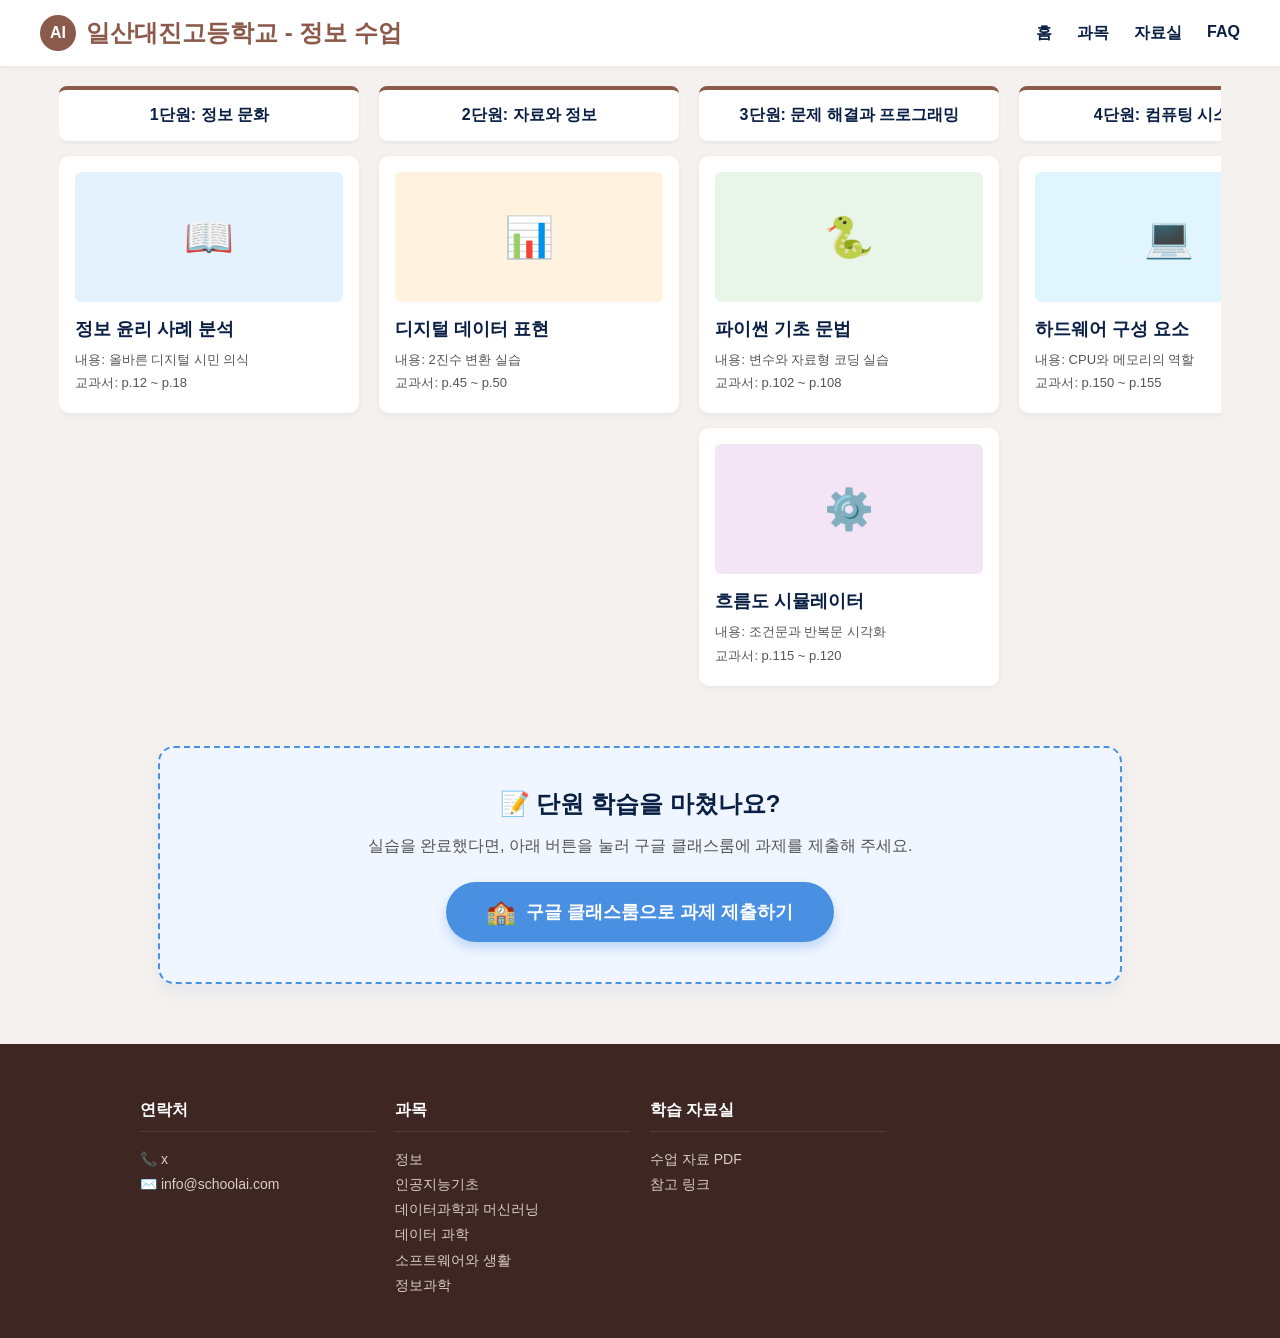
<file: 3level-정보1.html>
<!DOCTYPE html>
<html lang="ko">
<head>
<meta charset="UTF-8">
<meta name="viewport" content="width=device-width, initial-scale=1.0">
<title>과목: 정보 - 3단원 학습 내용 및 과제 제출</title>
<style>
    /* 1, 2레벨과 동일한 전체 색상 변수 설정 */
    :root {
        --primary-brown: #8C5A4B;
        --primary-dark: #6A4235;
        --bg-beige: #F5F1EE;
        --text-navy: #0A1F44;
        --text-light: #555555;
        --white: #FFFFFF;
        --accent-blue: #4A90E2; 
        --hover-bg: #F4F8FC;
    }

    body {
        margin: 0;
        padding: 0;
        font-family: 'Noto Sans KR', 'Malgun Gothic', sans-serif;
        background-color: var(--bg-beige);
        color: var(--text-navy);
    }

    /* 상단 네비게이션 (헤더) */
    header {
        background-color: var(--white);
        padding: 15px 40px;
        display: flex;
        justify-content: space-between;
        align-items: center;
        box-shadow: 0 2px 4px rgba(0,0,0,0.05);
    }
    .logo {
        font-size: 24px;
        font-weight: bold;
        color: var(--primary-brown);
        display: flex;
        align-items: center;
        gap: 10px;
        text-decoration: none; /* 추가: 링크 밑줄 제거 */
        transition: transform 0.2s ease; /* 추가: 마우스 오버 시 부드러운 효과 */
    }
    .logo:hover {
        transform: scale(1.05); /* 추가: 마우스 올리면 로고가 살짝 커짐 */
    }
    .logo-circle {
        background-color: var(--primary-brown);
        color: var(--white);
        width: 36px;
        height: 36px;
        border-radius: 50%;
        display: flex;
        justify-content: center;
        align-items: center;
        font-size: 16px;
    }

    nav {
        display: flex;
        gap: 25px;
    }
    nav a {
        text-decoration: none;
        color: var(--text-navy);
        font-weight: 600;
        font-size: 16px;
    }
    nav a:hover {
        color: var(--primary-brown);
    }

    /* 서브페이지 경로(Breadcrumb) 및 배너 */
    .breadcrumb-banner {
        background-color: var(--white);
        color: var(--text-navy);
        padding: 30px 20px;
        text-align: center;
        border-bottom: 2px solid #EAEAEA;
    }
    .breadcrumb {
        font-size: 14px;
        color: var(--text-light);
        margin-bottom: 10px;
    }
    .breadcrumb span {
        color: var(--primary-brown);
        font-weight: bold;
    }
    .breadcrumb-banner h1 {
        margin: 0;
        font-size: 28px;
        font-weight: 800;
        color: var(--primary-dark);
    }

    /* ★ 패들렛 스타일 (5단) 레이아웃 설정 ★ */
    .board-container {
        max-width: 100%; /* 화면 꽉 차게 가로 폭 확대 */
        margin: 20px auto 40px auto;
        padding: 0 20px;
    }
    
    .padlet-wrapper {
        display: flex;
        gap: 20px;
        overflow-x: auto;
        padding-bottom: 20px;
        align-items: flex-start;
        width: max-content; /* ★ 콘텐츠 크기만큼 너비 지정 */
        margin: 0 auto;     /* ★ 중앙 정렬 */
    }

    /* 가로 스크롤바 디자인 */
    .padlet-wrapper::-webkit-scrollbar { height: 10px; }
    .padlet-wrapper::-webkit-scrollbar-thumb { background: #ccc; border-radius: 5px; }

    /* 각 단원을 나타내는 세로 기둥 */
    .padlet-column {
        flex: 0 0 300px; /* 각 단원 기둥의 너비를 300px로 고정 */
        display: flex;
        flex-direction: column;
        gap: 15px;
    }

    /* 단원 제목 (기둥 머리글) */
    .column-header {
        background-color: var(--white);
        padding: 15px;
        border-radius: 8px;
        font-weight: 900;
        text-align: center;
        color: var(--text-navy);
        border-top: 4px solid var(--primary-brown);
        box-shadow: 0 2px 4px rgba(0,0,0,0.05);
    }

    /* 학습 내용 카드 디자인 */
    .padlet-card {
        background-color: var(--white);
        border-radius: 10px;
        padding: 15px;
        text-decoration: none;
        color: var(--text-navy);
        box-shadow: 0 2px 6px rgba(0,0,0,0.05);
        transition: transform 0.2s, box-shadow 0.2s;
        border: 1px solid transparent;
    }
    .padlet-card:hover {
        transform: translateY(-3px);
        box-shadow: 0 6px 12px rgba(0,0,0,0.1);
        border-color: var(--accent-blue);
    }

    /* 카드 안의 썸네일(미리보기) */
    .card-preview {
        width: 100%;
        height: 130px;
        background-color: #E2E8F0;
        border-radius: 6px;
        margin-bottom: 15px;
        display: flex;
        justify-content: center;
        align-items: center;
        font-size: 40px;
    }
    .card-title {
        font-size: 18px;
        font-weight: 900;
        margin: 0 0 10px 0;
    }
    .card-details {
        margin: 0; padding: 0; list-style: none;
    }
    .card-details li {
        font-size: 13px;
        color: var(--text-light);
        margin-bottom: 5px;
        line-height: 1.4;
    }

    /* ★ 구글 클래스룸 과제 제출 영역 스타일 ★ */
    .assignment-section {
        margin-top: 50px;
        padding: 40px 30px;
        background-color: #F0F6FF; /* 눈에 띄는 연한 파란색 배경 */
        border-radius: 16px;
        text-align: center;
        border: 2px dashed var(--accent-blue);
        box-shadow: 0 8px 16px rgba(74, 144, 226, 0.1);
    }
    .assignment-section h2 {
        margin: 0 0 10px 0;
        color: var(--text-navy);
        font-size: 24px;
    }
    .assignment-section p {
        color: var(--text-light);
        font-size: 16px;
        margin-bottom: 25px;
    }
    .assignment-btn {
        display: inline-flex;
        align-items: center;
        gap: 10px;
        background-color: var(--accent-blue);
        color: var(--white);
        padding: 16px 40px;
        border-radius: 30px;
        font-size: 18px;
        font-weight: 800;
        text-decoration: none;
        transition: all 0.3s ease;
        box-shadow: 0 6px 12px rgba(74, 144, 226, 0.3);
    }
    .assignment-btn:hover {
        background-color: #357ABD;
        transform: translateY(-3px);
        box-shadow: 0 8px 16px rgba(74, 144, 226, 0.4);
    }
    .assignment-icon {
        font-size: 24px;
    }

    /* 반응형 처리 (태블릿 및 모바일) */
    @media (max-width: 950px) {
        .learning-grid {
            grid-template-columns: 1fr; /* 화면이 좁아지면 1단으로 변경 */
            max-width: 700px;
            margin: 0 auto;
        }
    }
    
    @media (max-width: 650px) {
        .learning-grid { max-width: 100%; }
        .learning-btn { flex-direction: column; } /* 세로 배치로 변경 */
        .btn-preview { width: 100%; height: 180px; }
        .btn-arrow { display: none; }
        .assignment-btn { padding: 14px 25px; font-size: 16px; }
    }

    /* 바닥글 (Footer) */
    footer {
        background-color: #3E2723;
        color: #D7CCC8;
        padding: 40px 20px;
        margin-top: 60px;
    }
    .footer-content {
        max-width: 1000px;
        margin: 0 auto;
        display: grid;
        grid-template-columns: repeat(4, 1fr);
        gap: 20px;
        font-size: 14px;
    }
    .footer-col h3 { color: var(--white); font-size: 16px; margin-bottom: 15px; border-bottom: 1px solid rgba(255,255,255,0.1); padding-bottom: 10px; }
    .footer-col p, .footer-col ul { margin: 0; padding: 0; list-style: none; line-height: 1.8; }
    .footer-col a { color: #D7CCC8; text-decoration: none; }
    .footer-col a:hover { color: var(--white); }
    @media (max-width: 600px) { .footer-content { grid-template-columns: repeat(2, 1fr); } }
</style>
</head>
<body>

    <!-- 헤더 -->
    <header>
        <!-- ★ 로고를 클릭 가능한 링크(a 태그)로 변경했습니다 ★ -->
        <!-- href에 1레벨(메인 홈페이지) 주소를 넣으시면 됩니다. -->
        <a href="https://comedu-by-y.github.io/study/" target="_top" class="logo">
            <div class="logo-circle">AI</div>일산대진고등학교 - 정보 수업
        </a>
        
        <nav><a href="#">홈</a><a href="#">과목</a><a href="#">자료실</a><a href="#">FAQ</a></nav>
    </header>

<!-- 3레벨 패들렛형 학습 보드 및 과제 제출 -->
    <div class="board-container">
        
        <!-- 좌우로 스크롤되는 보드 영역 -->
        <div class="padlet-wrapper">
            
            <!-- 1단원 컬럼 -->
            <div class="padlet-column">
                <div class="column-header">1단원: 정보 문화</div>
                
                <!-- 1단원 학습 카드 1 -->
                <a href="#" target="_top" class="padlet-card">
                    <div class="card-preview" style="background-color: #E3F2FD;">📖</div>
                    <div class="card-title">정보 윤리 사례 분석</div>
                    <ul class="card-details">
                        <li>내용: 올바른 디지털 시민 의식</li>
                        <li>교과서: p.12 ~ p.18</li>
                    </ul>
                </a>
            </div>

            <!-- 2단원 컬럼 -->
            <div class="padlet-column">
                <div class="column-header">2단원: 자료와 정보</div>
                <a href="#" target="_top" class="padlet-card">
                    <div class="card-preview" style="background-color: #FFF3E0;">📊</div>
                    <div class="card-title">디지털 데이터 표현</div>
                    <ul class="card-details">
                        <li>내용: 2진수 변환 실습</li>
                        <li>교과서: p.45 ~ p.50</li>
                    </ul>
                </a>
            </div>

            <!-- 3단원 컬럼 (기존에 작성하신 카드들) -->
            <div class="padlet-column">
                <div class="column-header">3단원: 문제 해결과 프로그래밍</div>
                
                <!-- 카드 1 -->
                <a href="#" target="_top" class="padlet-card">
                    <div class="card-preview" style="background-color: #E8F5E9;">🐍</div>
                    <div class="card-title">파이썬 기초 문법</div>
                    <ul class="card-details">
                        <li>내용: 변수와 자료형 코딩 실습</li>
                        <li>교과서: p.102 ~ p.108</li>
                    </ul>
                </a>
                
                <!-- 카드 2 -->
                <a href="#" target="_top" class="padlet-card">
                    <div class="card-preview" style="background-color: #F3E5F5;">⚙️</div>
                    <div class="card-title">흐름도 시뮬레이터</div>
                    <ul class="card-details">
                        <li>내용: 조건문과 반복문 시각화</li>
                        <li>교과서: p.115 ~ p.120</li>
                    </ul>
                </a>
            </div>

            <!-- 4단원 컬럼 -->
            <div class="padlet-column">
                <div class="column-header">4단원: 컴퓨팅 시스템</div>
                <a href="#" target="_top" class="padlet-card">
                    <div class="card-preview" style="background-color: #E1F5FE;">💻</div>
                    <div class="card-title">하드웨어 구성 요소</div>
                    <ul class="card-details">
                        <li>내용: CPU와 메모리의 역할</li>
                        <li>교과서: p.150 ~ p.155</li>
                    </ul>
                </a>
            </div>

            <!-- 5단원 컬럼 -->
            <div class="padlet-column">
                <div class="column-header">5단원: 인공지능과 미래 사회</div>
                <a href="#" target="_top" class="padlet-card">
                    <div class="card-preview" style="background-color: #FFF9C4;">🤖</div>
                    <div class="card-title">머신러닝 체험하기</div>
                    <ul class="card-details">
                        <li>내용: 티처블 머신을 활용한 모델 학습</li>
                        <li>교과서: p.180 ~ p.185</li>
                    </ul>
                </a>
            </div>
            
        </div>
        
        <!-- 과제 제출 영역 (보드 아래 중앙에 고정) -->
        <div class="assignment-section" style="max-width: 900px; margin: 40px auto 0 auto;">
            <h2>📝 단원 학습을 마쳤나요?</h2>
            <p>실습을 완료했다면, 아래 버튼을 눌러 구글 클래스룸에 과제를 제출해 주세요.</p>
            <a href="https://classroom.google.com/" target="_blank" class="assignment-btn">
                <span class="assignment-icon">🏫</span>
                구글 클래스룸으로 과제 제출하기
            </a>
        </div>
        
    </div>

 <!-- 4. 바닥글 (Footer) -->
    <footer>
        <div class="footer-content">
            <div class="footer-col">
                <h3>연락처</h3>
                <p>📞 x</p>
                <p>✉️ info@schoolai.com</p>
            </div>
            <div class="footer-col">
                <h3>과목</h3>
                <ul>
                    <li><a href="#">정보</a></li>
                    <li><a href="#">인공지능기초</a></li>
                    <li><a href="#">데이터과학과 머신러닝</a></li>
                    <li><a href="#">데이터 과학</a></li>
                    <li><a href="#">소프트웨어와 생활</a></li>
                    <li><a href="#">정보과학</a></li>
                </ul>
            </div>

            <div class="footer-col">
                <h3>학습 자료실</h3>
                <ul>
                    <li><a href="#">수업 자료 PDF</a></li>
                    <li><a href="#">참고 링크</a></li>
                </ul>
            </div>
        </div>
    </footer>

</body>
</html>
</file>
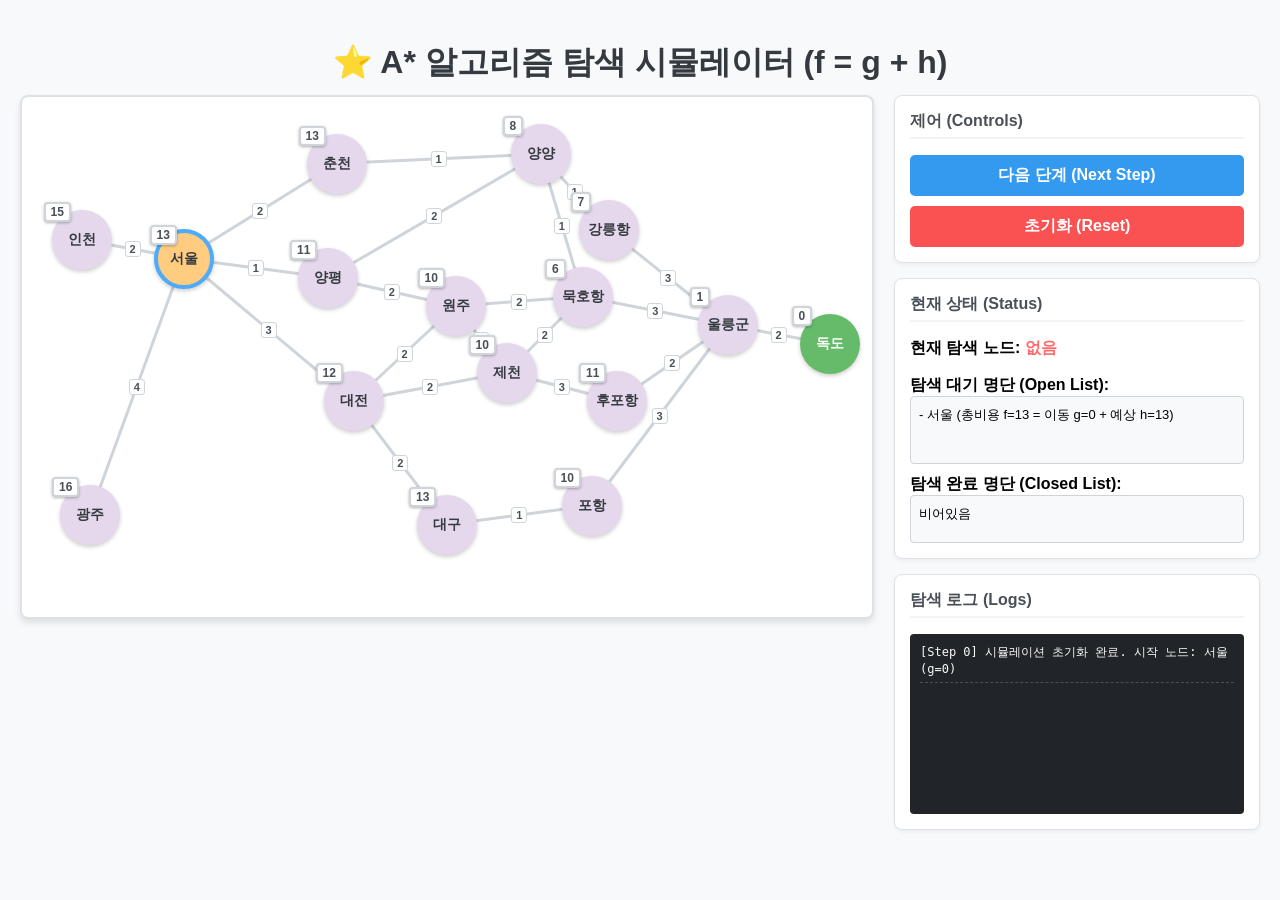
<file: simulator/A-star.html>
<!DOCTYPE html>
<html lang="ko">
<head>
    <meta charset="UTF-8">
    <meta name="viewport" content="width=device-width, initial-scale=1.0">
    <title>A* 알고리즘 시뮬레이터</title>
    <style>
        body { font-family: 'Malgun Gothic', sans-serif; display: flex; flex-direction: column; align-items: center; background-color: #f8f9fa; margin: 0; padding: 20px; }
        h1 { color: #343a40; margin-bottom: 10px; }
        .container { display: flex; gap: 20px; max-width: 1250px; width: 100%; }
        
        /* Graph Area */
        #graph-area { position: relative; width: 850px; height: 520px; background: white; border: 2px solid #dee2e6; border-radius: 8px; overflow: hidden; box-shadow: 0 4px 6px rgba(0,0,0,0.1); }
        svg { position: absolute; top: 0; left: 0; width: 100%; height: 100%; z-index: 1; }
        line { stroke: #ced4da; stroke-width: 3; transition: stroke 0.3s; }
        line.path { stroke: #ffec99; stroke-width: 8; z-index: 1; }
        
        .edge-label { position: absolute; background: white; padding: 1px 4px; font-size: 11px; font-weight: bold; color: #495057; border-radius: 3px; border: 1px solid #ced4da; transform: translate(-50%, -50%); z-index: 2; pointer-events: none; }

        .node { position: absolute; border-radius: 50%; display: flex; align-items: center; justify-content: center; font-weight: bold; font-size: 14px; z-index: 3; transform: translate(-50%, -50%); transition: all 0.3s; box-shadow: 0 2px 4px rgba(0,0,0,0.2); width: 60px; height: 60px; background-color: #e6d8ec; color: #343a40; }
        .node.start { background-color: #ffcc80; }
        .node.goal { background-color: #66bb6a; color: white; }
        
        /* Node States */
        .node.open { border: 4px solid #4dabf7; box-sizing: border-box; }
        .node.closed { background-color: #adb5bd; color: white; }
        .node.current { border: 5px solid #ff6b6b; box-sizing: border-box; background-color: #ffc9c9; }

        .heuristic-badge { position: absolute; top: -8px; left: -8px; background: white; border: 2px solid #ced4da; border-radius: 4px; padding: 1px 5px; font-size: 12px; font-weight: bold; color: #495057; box-shadow: 0 1px 3px rgba(0,0,0,0.3); z-index: 4; }

        /* Panel Area */
        #panel { flex: 1; display: flex; flex-direction: column; gap: 15px; }
        .card { background: white; padding: 15px; border-radius: 8px; border: 1px solid #dee2e6; box-shadow: 0 2px 4px rgba(0,0,0,0.05); }
        .card h3 { margin-top: 0; font-size: 16px; color: #495057; border-bottom: 2px solid #f1f3f5; padding-bottom: 5px; }
        
        button { background-color: #339af0; color: white; border: none; padding: 10px 15px; font-size: 16px; border-radius: 5px; cursor: pointer; transition: background 0.2s; font-weight: bold; width: 100%; }
        button:hover { background-color: #228be6; }
        button:disabled { background-color: #adb5bd; cursor: not-allowed; }

        .list-box { min-height: 50px; max-height: 150px; overflow-y: auto; background: #f8f9fa; border: 1px solid #ced4da; border-radius: 4px; padding: 8px; font-size: 13px; line-height: 1.6; }
        .log-box { height: 160px; overflow-y: auto; font-size: 12px; line-height: 1.4; background: #212529; color: #f8f9fa; padding: 10px; border-radius: 4px; font-family: monospace; }
        .log-entry { margin-bottom: 4px; border-bottom: 1px dashed #495057; padding-bottom: 4px; }
        .highlight { color: #fcc419; font-weight: bold; }
    </style>
</head>
<body>

    <h1>⭐ A* 알고리즘 탐색 시뮬레이터 (f = g + h)</h1>
    
    <div class="container">
        <!-- 그래프 시각화 영역 -->
        <div id="graph-area">
            <svg id="edges-svg"></svg>
            <div id="labels-container"></div>
            <div id="nodes-container"></div>
        </div>

        <!-- 컨트롤 패널 -->
        <div id="panel">
            <div class="card">
                <h3>제어 (Controls)</h3>
                <button id="next-btn" onclick="nextStep()">다음 단계 (Next Step)</button>
                <button id="reset-btn" onclick="resetSim()" style="background-color: #fa5252; margin-top: 10px;">초기화 (Reset)</button>
            </div>

            <div class="card">
                <h3>현재 상태 (Status)</h3>
                <p><strong>현재 탐색 노드:</strong> <span id="current-node-label" style="color:#ff6b6b; font-weight:bold;">없음</span></p>
                <strong>탐색 대기 명단 (Open List):</strong>
                <div class="list-box" id="open-list-box"></div>
                <strong style="display:block; margin-top:10px;">탐색 완료 명단 (Closed List):</strong>
                <div class="list-box" id="closed-list-box" style="min-height:30px;"></div>
            </div>

            <div class="card">
                <h3>탐색 로그 (Logs)</h3>
                <div class="log-box" id="log-box"></div>
            </div>
        </div>
    </div>

<script>
    // 노드 데이터 (휴리스틱 h값, 좌표)
    const nodes = {
        '인천': { h: 15, x: 70, y: 150 },
        '서울': { h: 13, x: 190, y: 170 },
        '광주': { h: 16, x: 80, y: 440 },
        '춘천': { h: 13, x: 370, y: 70 },
        '양평': { h: 11, x: 360, y: 190 },
        '대전': { h: 12, x: 390, y: 320 },
        '대구': { h: 13, x: 500, y: 450 },
        '원주': { h: 10, x: 510, y: 220 },
        '양양': { h: 8, x: 610, y: 60 },
        '제천': { h: 10, x: 570, y: 290 },
        '포항': { h: 10, x: 670, y: 430 },
        '강릉항': { h: 7, x: 690, y: 140 },
        '묵호항': { h: 6, x: 660, y: 210 },
        '후포항': { h: 11, x: 700, y: 320 },
        '울릉군': { h: 1, x: 830, y: 240 },
        '독도': { h: 0, x: 950, y: 260 }
    };

    // 간선 데이터 [노드1, 노드2, 이동 비용(g)]
    const edges = [
        ['인천', '서울', 2], ['광주', '서울', 4], ['서울', '춘천', 2], ['서울', '양평', 1], ['서울', '대전', 3],
        ['춘천', '양양', 1], ['양평', '양양', 2], ['양평', '원주', 2], ['대전', '원주', 2], ['대전', '제천', 2], 
        ['대전', '대구', 2], ['대구', '포항', 1], ['원주', '제천', 2], ['원주', '묵호항', 2], ['양양', '강릉항', 1], 
        ['양양', '묵호항', 1], ['제천', '묵호항', 2], ['제천', '후포항', 3], ['강릉항', '울릉군', 3], 
        ['묵호항', '울릉군', 3], ['후포항', '울릉군', 2], ['포항', '울릉군', 3], ['울릉군', '독도', 2]
    ];

    const scaleX = 0.85;
    const scaleY = 0.95;

    let openList = [];   // 노드 이름 배열
    let closedList = []; // 노드 이름 배열
    let gCosts = {};     // 각 노드별 최단 실제 이동 거리 g
    let parents = {};    // 경로 추적용 부모 노드
    let isFinished = false;
    let stepCount = 0;
    let finalPath = [];

    const svg = document.getElementById('edges-svg');
    const labelsContainer = document.getElementById('labels-container');
    const container = document.getElementById('nodes-container');
    const logBox = document.getElementById('log-box');

    function initGraph() {
        // 간선 및 가중치 라벨 그리기
        edges.forEach(edge => {
            const n1 = nodes[edge[0]];
            const n2 = nodes[edge[1]];
            const weight = edge[2];

            // SVG 선
            const line = document.createElementNS('http://www.w3.org/2000/svg', 'line');
            line.setAttribute('x1', n1.x * scaleX);
            line.setAttribute('y1', n1.y * scaleY);
            line.setAttribute('x2', n2.x * scaleX);
            line.setAttribute('y2', n2.y * scaleY);
            line.id = `edge-${edge[0]}-${edge[1]}`;
            svg.appendChild(line);

            // 가중치 텍스트 박스
            const mx = ((n1.x + n2.x) / 2) * scaleX;
            const my = ((n1.y + n2.y) / 2) * scaleY;
            const label = document.createElement('div');
            label.className = 'edge-label';
            label.style.left = `${mx}px`;
            label.style.top = `${my}px`;
            label.innerText = weight;
            labelsContainer.appendChild(label);
        });

        // 노드 그리기
        Object.keys(nodes).forEach(key => {
            const n = nodes[key];
            const nodeDiv = document.createElement('div');
            nodeDiv.className = 'node';
            nodeDiv.id = `node-${key}`;
            nodeDiv.style.left = `${n.x * scaleX}px`;
            nodeDiv.style.top = `${n.y * scaleY}px`;
            nodeDiv.innerText = key;

            if (key === '서울') nodeDiv.classList.add('start');
            if (key === '독도') nodeDiv.classList.add('goal');

            const badge = document.createElement('div');
            badge.className = 'heuristic-badge';
            badge.innerText = n.h;
            nodeDiv.appendChild(badge);

            container.appendChild(nodeDiv);
        });
    }

    function addLog(msg) {
        const div = document.createElement('div');
        div.className = 'log-entry';
        div.innerHTML = `[Step ${stepCount}] ${msg}`;
        logBox.appendChild(div);
        logBox.scrollTop = logBox.scrollHeight;
    }

    function getEdgeWeight(u, v) {
        for (let edge of edges) {
            if ((edge[0] === u && edge[1] === v) || (edge[0] === v && edge[1] === u)) {
                return edge[2];
            }
        }
        return Infinity;
    }

    function getNeighbors(nodeKey) {
        let neighbors = [];
        edges.forEach(edge => {
            if (edge[0] === nodeKey) neighbors.push(edge[1]);
            if (edge[1] === nodeKey) neighbors.push(edge[0]);
        });
        return neighbors;
    }

    function updateUI(currentNode) {
        document.getElementById('current-node-label').innerText = currentNode || '없음';
        
        // Open List 오름차순 정렬 (f = g + h 기준)
        openList.sort((a, b) => (gCosts[a] + nodes[a].h) - (gCosts[b] + nodes[b].h));
        
        // 학생들이 이해하기 쉬운 세로 리스트 형식 (총비용 = 이동 + 예상)
        const openStr = openList.map(n => {
            const f = gCosts[n] + nodes[n].h;
            return `- ${n} (총비용 f=${f} = 이동 g=${gCosts[n]} + 예상 h=${nodes[n].h})`;
        }).join('<br>');
        
        document.getElementById('open-list-box').innerHTML = openStr || '<span style="color:#adb5bd">비어있음</span>';
        document.getElementById('closed-list-box').innerText = closedList.join(', ') || '비어있음';

        // 노드 스타일 갱신
        Object.keys(nodes).forEach(key => {
            const el = document.getElementById(`node-${key}`);
            el.classList.remove('open', 'closed', 'current');
            
            if (key === currentNode) {
                el.classList.add('current');
            } else if (closedList.includes(key)) {
                el.classList.add('closed');
            } else if (openList.includes(key)) {
                el.classList.add('open');
            }
        });

        // 최종 경로 시각화
        if (finalPath.length > 0) {
            for (let i = 0; i < finalPath.length - 1; i++) {
                let u = finalPath[i];
                let v = finalPath[i+1];
                let lineElem = document.getElementById(`edge-${u}-${v}`) || document.getElementById(`edge-${v}-${u}`);
                if (lineElem) lineElem.classList.add('path');
            }
        }
    }

    function nextStep() {
        if (isFinished) return;
        stepCount++;

        if (openList.length === 0) {
            addLog('<span style="color:#ff6b6b">실패: 목적지에 도달할 수 없습니다.</span>');
            isFinished = true;
            document.getElementById('next-btn').disabled = true;
            return;
        }

        // f값이 가장 작은 노드 추출
        openList.sort((a, b) => (gCosts[a] + nodes[a].h) - (gCosts[b] + nodes[b].h));
        const current = openList.shift();
        const currentF = gCosts[current] + nodes[current].h;

        addLog(`<span class="highlight">${current}</span> 선택 (f=${currentF}, g=${gCosts[current]}, h=${nodes[current].h})`);

        // 목적지 도달 확인
        if (current === '독도') {
            addLog('<span style="color:#2b8a3e; font-weight:bold;">성공! 최단 경로로 독도에 도착했습니다! 🎉</span>');
            closedList.push(current);
            
            // 경로 추적
            let curr = '독도';
            while (curr) {
                finalPath.unshift(curr);
                curr = parents[curr];
            }
            addLog(`최종 최단 경로: ${finalPath.join(' ➔ ')}`);

            updateUI(current);
            isFinished = true;
            document.getElementById('next-btn').disabled = true;
            return;
        }

        closedList.push(current);

        // 인접 노드 탐색 및 비용 갱신 (Relaxation)
        const neighbors = getNeighbors(current);
        neighbors.forEach(neighbor => {
            if (closedList.includes(neighbor)) return;

            let tentativeG = gCosts[current] + getEdgeWeight(current, neighbor);

            if (!openList.includes(neighbor)) {
                openList.push(neighbor);
                gCosts[neighbor] = tentativeG;
                parents[neighbor] = current;
                addLog(`&nbsp;&nbsp;↳ 추가: ${neighbor} (g=${tentativeG}, h=${nodes[neighbor].h}, f=${tentativeG + nodes[neighbor].h})`);
            } else if (tentativeG < gCosts[neighbor]) {
                gCosts[neighbor] = tentativeG;
                parents[neighbor] = current;
                addLog(`&nbsp;&nbsp;↳ 갱신: ${neighbor}의 이동 비용이 더 짧아짐 (g=${tentativeG})`);
            }
        });

        updateUI(current);
    }

    function resetSim() {
        openList = ['서울'];
        closedList = [];
        gCosts = { '서울': 0 };
        parents = { '서울': null };
        isFinished = false;
        stepCount = 0;
        finalPath = [];
        document.getElementById('next-btn').disabled = false;
        logBox.innerHTML = '';

        // 선 스타일 초기화
        document.querySelectorAll('line').forEach(l => l.classList.remove('path'));

        addLog('시뮬레이션 초기화 완료. 시작 노드: 서울 (g=0)');
        updateUI(null);
    }

    // 초기화 실행
    initGraph();
    resetSim();
</script>
</body>
</html>
</file>
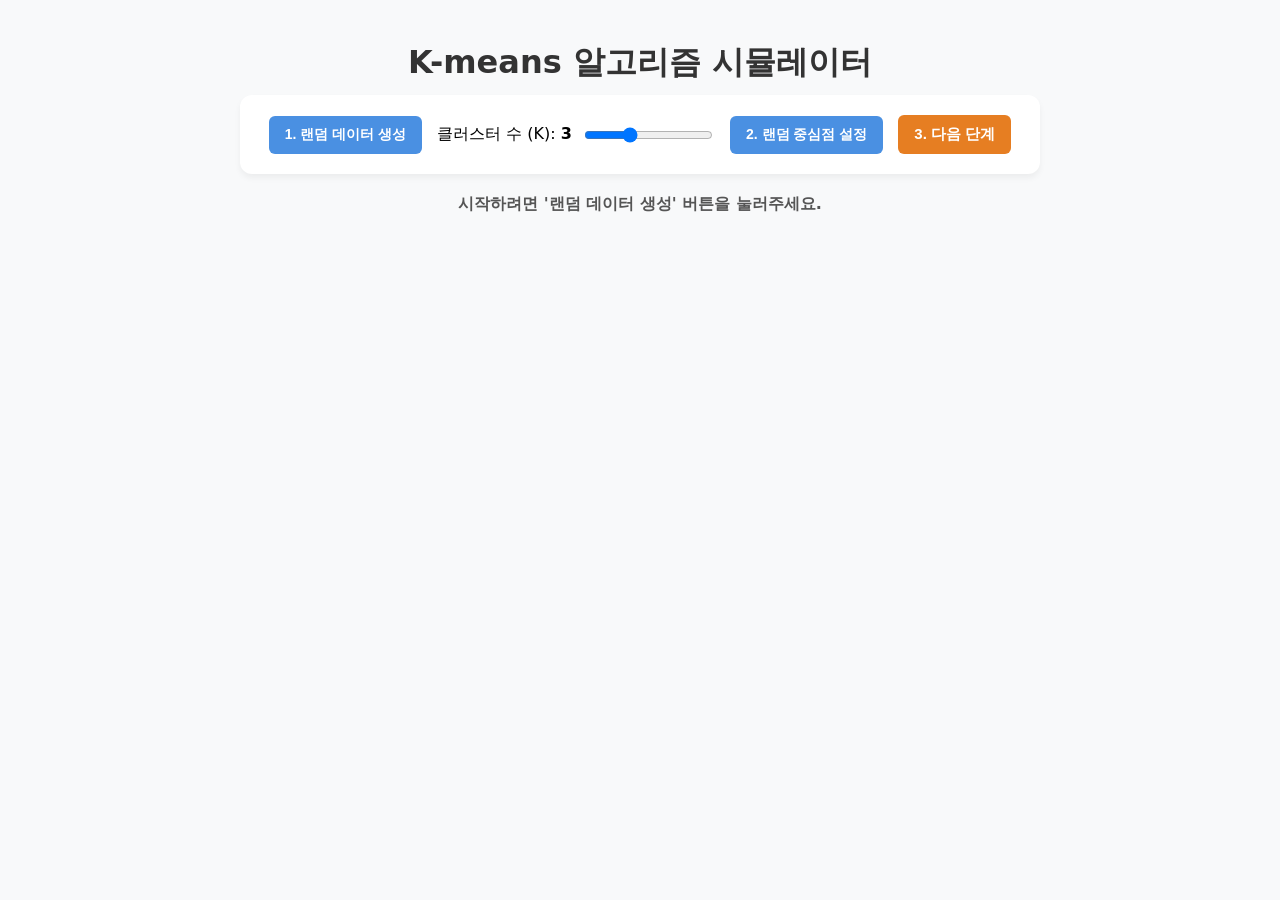
<file: simulator/k_means.html>
<!DOCTYPE html>
<html lang="ko">
<head>
    <meta charset="UTF-8">
    <meta name="viewport" content="width=device-width, initial-scale=1.0">
    <title>K-means 군집화 시뮬레이터</title>
    <script src="https://d3js.org/d3.v7.min.js"></script>
    <style>
        body {
            font-family: 'Pretendard', -apple-system, BlinkMacSystemFont, system-ui, Roboto, 'Helvetica Neue', 'Segoe UI', 'Apple SD Gothic Neo', 'Noto Sans KR', 'Malgun Gothic', sans-serif;
            margin: 0;
            padding: 20px;
            background-color: #f8f9fa;
            display: flex;
            flex-direction: column;
            align-items: center;
        }
        h1 {
            color: #333;
            margin-bottom: 10px;
        }
        .control-panel {
            background: white;
            padding: 20px;
            border-radius: 12px;
            box-shadow: 0 4px 6px rgba(0,0,0,0.05);
            margin-bottom: 20px;
            display: flex;
            flex-wrap: wrap;
            gap: 15px;
            align-items: center;
            justify-content: center;
            width: 100%;
            max-width: 800px;
            box-sizing: border-box;
        }
        .control-group {
            display: flex;
            align-items: center;
            gap: 10px;
        }
        button {
            padding: 10px 16px;
            font-size: 14px;
            font-weight: 600;
            border: none;
            border-radius: 6px;
            cursor: pointer;
            transition: all 0.2s;
            background-color: #4a90e2;
            color: white;
        }
        button:hover { background-color: #357abd; }
        button:disabled {
            background-color: #ccc;
            cursor: not-allowed;
        }
        #btn-next-step {
            background-color: #e67e22;
            font-size: 15px;
        }
        #btn-next-step:hover:not(:disabled) { background-color: #d35400; }
        
        #canvas-container {
            background: white;
            border-radius: 12px;
            box-shadow: 0 4px 12px rgba(0,0,0,0.1);
            overflow: hidden;
            position: relative;
        }
        #status-text {
            width: 100%;
            max-width: 800px;
            text-align: center;
            font-size: 16px;
            font-weight: 600;
            color: #555;
            margin-bottom: 15px;
            min-height: 24px;
        }
        
        /* SVG Elements */
        .point { transition: fill 0.5s ease; }
        .centroid-circle {
            stroke: white;
            stroke-width: 3px;
            filter: drop-shadow(0px 2px 4px rgba(0,0,0,0.3));
        }
        .centroid-text {
            font-weight: bold;
            font-size: 16px;
            fill: white;
            text-anchor: middle;
            dominant-baseline: central;
            pointer-events: none;
        }
    </style>
</head>
<body>

    <h1>K-means 알고리즘 시뮬레이터</h1>
    
    <div class="control-panel">
        <div class="control-group">
            <button id="btn-random-data">1. 랜덤 데이터 생성</button>
        </div>
        <div class="control-group">
            <label for="k-slider">클러스터 수 (K): <strong id="k-value">3</strong></label>
            <input type="range" id="k-slider" min="2" max="5" value="3">
        </div>
        <div class="control-group">
            <button id="btn-init-centroids">2. 랜덤 중심점 설정</button>
        </div>
        <div class="control-group">
            <button id="btn-next-step" disabled>3. 다음 단계</button>
        </div>
    </div>

    <div id="status-text">시작하려면 '랜덤 데이터 생성' 버튼을 눌러주세요.</div>
    <div id="canvas-container"></div>

    <script>
        const width = 800;
        const height = 600;
        const colors = ['#e6194B', '#4363d8', '#3cb44b', '#f58231', '#911eb4'];
        const letters = ['A', 'B', 'C', 'D', 'E'];
        
        let points = [];
        let centroids = [];
        let state = 'INIT'; // INIT, ASSIGN, UPDATE, CONVERGED
        
        // 정규 분포 난수 생성기 (가우시안 분포)
        function randomNormal(mean, stdDev) {
            let u1 = Math.random();
            let u2 = Math.random();
            if (u1 === 0) u1 = 0.0001; // log(0) 방지
            let randStdNormal = Math.sqrt(-2.0 * Math.log(u1)) * Math.sin(2.0 * Math.PI * u2);
            return mean + stdDev * randStdNormal;
        }

        const svg = d3.select("#canvas-container")
            .append("svg")
            .attr("width", width)
            .attr("height", height);

        // 레이어 순서 설정 (선이 아래, 데이터 포인트, 중심점이 가장 위)
        const linkLayer = svg.append("g").attr("class", "links");
        const pointLayer = svg.append("g").attr("class", "points");
        const centroidLayer = svg.append("g").attr("class", "centroids");

        const statusText = d3.select("#status-text");
        const btnNext = d3.select("#btn-next-step");

        // UI 이벤트 바인딩
        d3.select("#btn-random-data").on("click", generateData);
        d3.select("#btn-init-centroids").on("click", initCentroids);
        d3.select("#btn-next-step").on("click", nextStep);
        d3.select("#k-slider").on("input", function() {
            d3.select("#k-value").text(this.value);
        });

        function updateStatus(text) {
            statusText.text(text);
        }

        // 1. 랜덤 데이터 생성 (뚜렷한 군집 형태를 가지도록 개선)
        function generateData() {
            // 3~5개의 가상의 중심점을 미리 생성
            const numTrueClusters = Math.floor(Math.random() * 3) + 3; 
            const trueCenters = [];
            
            for (let i = 0; i < numTrueClusters; i++) {
                trueCenters.push({
                    x: Math.random() * (width - 300) + 150,
                    y: Math.random() * (height - 300) + 150
                });
            }

            points = [];
            const stdDev = 35; // 각 군집별 데이터의 퍼짐 정도
            
            for (let i = 0; i < 150; i++) {
                // 데이터를 가상의 중심점들 주위에 정규 분포로 흩뿌림
                let center = trueCenters[i % numTrueClusters];
                let px = randomNormal(center.x, stdDev);
                let py = randomNormal(center.y, stdDev);
                
                // 캔버스 밖으로 나가지 않도록 경계 보정
                px = Math.max(20, Math.min(width - 20, px));
                py = Math.max(20, Math.min(height - 20, py));
                
                points.push({ x: px, y: py, cluster: -1 });
            }
            
            centroids = [];
            linkLayer.selectAll("*").remove();
            centroidLayer.selectAll("*").remove();
            
            drawPoints();
            
            state = 'INIT';
            btnNext.property("disabled", true).text("3. 다음 단계");
            updateStatus("뚜렷하게 뭉쳐진 새로운 데이터가 생성되었습니다. '랜덤 중심점 설정'을 눌러주세요.");
        }

        function drawPoints() {
            const circles = pointLayer.selectAll("circle").data(points);
            
            circles.enter().append("circle")
                .attr("class", "point")
                .attr("r", 5)
                .merge(circles)
                .attr("cx", d => d.x)
                .attr("cy", d => d.y)
                .style("fill", d => d.cluster === -1 ? "#999" : colors[d.cluster]);
                
            circles.exit().remove();
        }

        // 2. 랜덤 중심점 설정
        function initCentroids() {
            if (points.length === 0) generateData();

            let k = parseInt(d3.select("#k-slider").property("value"));
            
            centroids = Array.from({length: k}, (_, i) => ({
                id: i,
                x: Math.random() * (width - 100) + 50,
                y: Math.random() * (height - 100) + 50,
                color: colors[i],
                letter: letters[i]
            }));

            // 데이터 클러스터 초기화
            points.forEach(p => p.cluster = -1);
            linkLayer.selectAll("*").remove();
            drawPoints();
            drawCentroids();

            state = 'ASSIGN';
            btnNext.property("disabled", false).text("다음 단계 (데이터 할당)");
            updateStatus("중심점이 배치되었습니다. '다음 단계'를 눌러 데이터를 중심점에 할당하세요.");
        }

        function drawCentroids() {
            const centroidGroups = centroidLayer.selectAll("g").data(centroids, d => d.id);
            
            // 기존 중심점 제거
            centroidGroups.exit().remove();
            
            // 새 중심점 추가
            const enterGroups = centroidGroups.enter().append("g")
                .attr("transform", d => `translate(${d.x}, ${d.y})`);
                
            enterGroups.append("circle")
                .attr("class", "centroid-circle")
                .attr("r", 15)
                .style("fill", d => d.color);
                
            enterGroups.append("text")
                .attr("class", "centroid-text")
                .text(d => d.letter);

            // 위치 업데이트 (이동 애니메이션 적용을 위해)
            centroidGroups.transition().duration(800)
                .attr("transform", d => `translate(${d.x}, ${d.y})`);
        }

        // 3. 다음 단계 실행 로직
        function nextStep() {
            if (state === 'ASSIGN') {
                assignPoints();
            } else if (state === 'UPDATE') {
                updateCentroidPositions();
            }
        }

        // 할당 단계: 데이터를 가장 가까운 중심점에 연결
        function assignPoints() {
            let changed = false;

            points.forEach(p => {
                let minDist = Infinity;
                let closest = -1;
                centroids.forEach((c, i) => {
                    let d = Math.hypot(p.x - c.x, p.y - c.y);
                    if (d < minDist) {
                        minDist = d;
                        closest = i;
                    }
                });
                
                if (p.cluster !== closest) changed = true;
                p.cluster = closest;
            });

            if (!changed && points[0].cluster !== -1) {
                state = 'CONVERGED';
                btnNext.property("disabled", true).text("완료");
                updateStatus("🎉 군집화가 완료되었습니다! (더 이상 변동 없음)");
                return;
            }

            // 포인트 색상 업데이트
            drawPoints();

            // 연결선 애니메이션 (중심점에서 뻗어나가는 효과)
            linkLayer.selectAll("*").remove(); // 기존 선 제거
            
            const lines = linkLayer.selectAll("line").data(points);
            
            lines.enter().append("line")
                .attr("x1", d => centroids[d.cluster].x)
                .attr("y1", d => centroids[d.cluster].y)
                .attr("x2", d => centroids[d.cluster].x) // 시작점: 중심점
                .attr("y2", d => centroids[d.cluster].y) // 시작점: 중심점
                .attr("stroke", d => centroids[d.cluster].color)
                .attr("stroke-width", 1.5)
                .attr("opacity", 0.4)
                .transition().duration(800) // 애니메이션 시간
                .attr("x2", d => d.x) // 끝점: 데이터 포인트로 자라남
                .attr("y2", d => d.y);

            state = 'UPDATE';
            btnNext.text("다음 단계 (중심점 이동)");
            updateStatus("데이터가 할당되었습니다. '다음 단계'를 눌러 중심점을 이동하세요.");
        }

        // 업데이트 단계: 중심점을 클러스터의 평균 위치로 이동
        function updateCentroidPositions() {
            centroids.forEach(c => {
                let clusterPoints = points.filter(p => p.cluster === c.id);
                if (clusterPoints.length > 0) {
                    let sumX = d3.sum(clusterPoints, p => p.x);
                    let sumY = d3.sum(clusterPoints, p => p.y);
                    c.x = sumX / clusterPoints.length;
                    c.y = sumY / clusterPoints.length;
                }
            });

            // 중심점 이동 애니메이션
            drawCentroids();

            // 연결선 이동 애니메이션 (선도 중심점을 따라감)
            linkLayer.selectAll("line")
                .transition().duration(800)
                .attr("x1", d => centroids[d.cluster].x)
                .attr("y1", d => centroids[d.cluster].y);

            state = 'ASSIGN';
            btnNext.text("다음 단계 (데이터 재할당)");
            updateStatus("중심점이 군집의 평균 위치로 이동했습니다. '다음 단계'를 눌러 재할당하세요.");
        }

        // 초기 시작 시 빈 화면 방지를 위해 랜덤 데이터 하나 생성
        generateData();
    </script>
</body>
</html>
</file>
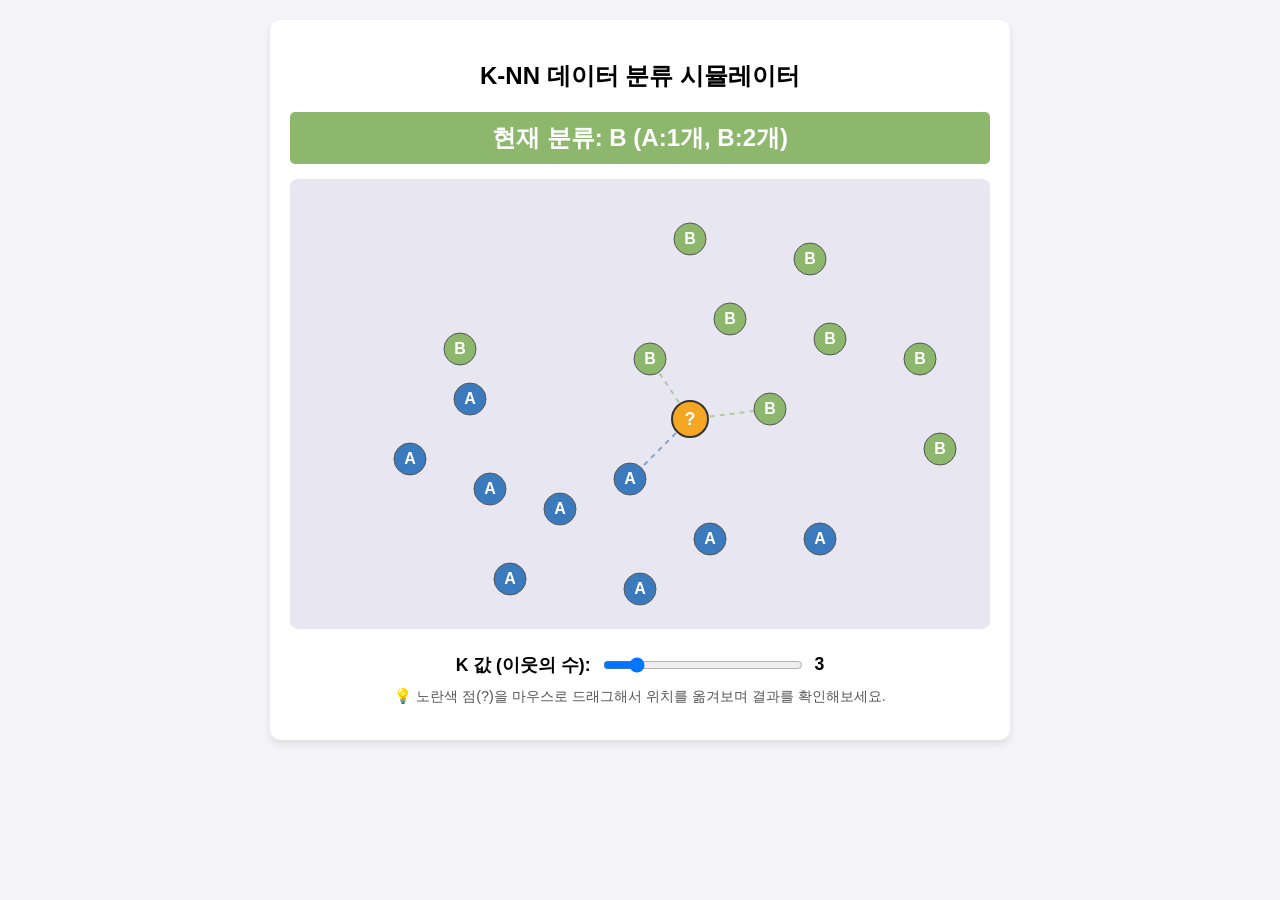
<file: simulator/k_nn.html>
<!DOCTYPE html>
<html lang="ko">
<head>
    <meta charset="UTF-8">
    <title>K-NN 시뮬레이터</title>
    <style>
        body {
            font-family: 'Malgun Gothic', sans-serif;
            display: flex;
            flex-direction: column;
            align-items: center;
            background-color: #f4f4f9;
            margin: 0;
            padding: 20px;
        }
        .container {
            background-color: white;
            padding: 20px;
            border-radius: 10px;
            box-shadow: 0 4px 8px rgba(0,0,0,0.1);
            text-align: center;
        }
        canvas {
            background-color: #e8e6f1; /* 이미지와 유사한 연보라색 배경 */
            border-radius: 8px;
            cursor: pointer;
            margin-top: 15px;
        }
        .controls {
            margin-top: 20px;
            display: flex;
            flex-direction: column;
            align-items: center;
            gap: 15px;
        }
        .slider-container {
            display: flex;
            align-items: center;
            gap: 10px;
            font-size: 1.1rem;
            font-weight: bold;
        }
        input[type=range] {
            width: 200px;
        }
        .result {
            font-size: 1.5rem;
            font-weight: bold;
            padding: 10px 20px;
            border-radius: 5px;
            color: white;
        }
        .result.A { background-color: #3b7bbd; }
        .result.B { background-color: #8cb76c; }
        .result.Tie { background-color: #f5a623; }
        .instructions {
            color: #555;
            font-size: 0.9rem;
            margin-top: 10px;
        }
    </style>
</head>
<body>

<div class="container">
    <h2>K-NN 데이터 분류 시뮬레이터</h2>
    <div class="result" id="result-box">현재 분류: 계산 중...</div>
    
    <canvas id="knnCanvas" width="700" height="450"></canvas>
    
    <div class="controls">
        <div class="slider-container">
            <label for="k-slider">K 값 (이웃의 수): </label>
            <input type="range" id="k-slider" min="1" max="15" step="1" value="3">
            <span id="k-value">3</span>
        </div>
    </div>
    <p class="instructions">💡 노란색 점(?)을 마우스로 드래그해서 위치를 옮겨보며 결과를 확인해보세요.</p>
</div>

<script>
    const canvas = document.getElementById('knnCanvas');
    const ctx = canvas.getContext('2d');
    const kSlider = document.getElementById('k-slider');
    const kValueDisplay = document.getElementById('k-value');
    const resultBox = document.getElementById('result-box');

    // 학습 데이터 (이미지 기반 배치)
    const dataPoints = [
        // Class A (파란색)
        {x: 120, y: 280, class: 'A'}, {x: 180, y: 220, class: 'A'},
        {x: 200, y: 310, class: 'A'}, {x: 270, y: 330, class: 'A'},
        {x: 340, y: 300, class: 'A'}, {x: 220, y: 400, class: 'A'},
        {x: 350, y: 410, class: 'A'}, {x: 420, y: 360, class: 'A'},
        {x: 530, y: 360, class: 'A'},
        
        // Class B (초록색)
        {x: 170, y: 170, class: 'B'}, {x: 360, y: 180, class: 'B'},
        {x: 400, y: 60, class: 'B'}, {x: 520, y: 80, class: 'B'},
        {x: 440, y: 140, class: 'B'}, {x: 540, y: 160, class: 'B'},
        {x: 630, y: 180, class: 'B'}, {x: 480, y: 230, class: 'B'},
        {x: 650, y: 270, class: 'B'}
    ];

    // 타겟 데이터 (노란색 ?)
    let targetPoint = {x: 400, y: 240};
    
    // 드래그 상태 관리
    let isDragging = false;

    // 유클리드 거리 계산 함수
    function getDistance(p1, p2) {
        return Math.sqrt(Math.pow(p1.x - p2.x, 2) + Math.pow(p1.y - p2.y, 2));
    }

    // 시뮬레이터 그리기 및 계산
    function draw() {
        ctx.clearRect(0, 0, canvas.width, canvas.height);
        let k = parseInt(kSlider.value);

        // 1. 타겟과 모든 점 사이의 거리 계산 및 정렬
        let distances = dataPoints.map(point => {
            return {
                ...point,
                dist: getDistance(targetPoint, point)
            };
        });
        distances.sort((a, b) => a.dist - b.dist);
        let nearestNeighbors = distances.slice(0, k);

        // 2. 이웃을 연결하는 선 그리기
        ctx.lineWidth = 2;
        ctx.setLineDash([5, 5]);
        nearestNeighbors.forEach(neighbor => {
            ctx.beginPath();
            ctx.moveTo(targetPoint.x, targetPoint.y);
            ctx.lineTo(neighbor.x, neighbor.y);
            ctx.strokeStyle = neighbor.class === 'A' ? 'rgba(59, 123, 189, 0.6)' : 'rgba(140, 183, 108, 0.6)';
            ctx.stroke();
        });
        ctx.setLineDash([]); // 점선 초기화

        // 3. 학습 데이터 점 그리기
        dataPoints.forEach(point => {
            ctx.beginPath();
            ctx.arc(point.x, point.y, 16, 0, Math.PI * 2);
            ctx.fillStyle = point.class === 'A' ? '#3b7bbd' : '#8cb76c';
            ctx.fill();
            ctx.strokeStyle = '#555';
            ctx.lineWidth = 1;
            ctx.stroke();
            
            // 텍스트 (A, B)
            ctx.fillStyle = 'white';
            ctx.font = 'bold 16px Arial';
            ctx.textAlign = 'center';
            ctx.textBaseline = 'middle';
            ctx.fillText(point.class, point.x, point.y + 1);
        });

        // 4. 타겟 점 그리기
        ctx.beginPath();
        ctx.arc(targetPoint.x, targetPoint.y, 18, 0, Math.PI * 2);
        ctx.fillStyle = '#f5a623'; // 노란색 주황빛
        ctx.fill();
        ctx.strokeStyle = '#333';
        ctx.lineWidth = 2;
        ctx.stroke();
        
        ctx.fillStyle = 'white';
        ctx.font = 'bold 18px Arial';
        ctx.fillText('?', targetPoint.x, targetPoint.y + 1);

        // 5. 분류 결과 판정 및 UI 업데이트
        let counts = { 'A': 0, 'B': 0 };
        nearestNeighbors.forEach(neighbor => counts[neighbor.class]++);
        
        resultBox.className = 'result';
        if (counts['A'] > counts['B']) {
            resultBox.innerText = `현재 분류: A (A:${counts['A']}개, B:${counts['B']}개)`;
            resultBox.classList.add('A');
        } else if (counts['B'] > counts['A']) {
            resultBox.innerText = `현재 분류: B (A:${counts['A']}개, B:${counts['B']}개)`;
            resultBox.classList.add('B');
        } else {
            resultBox.innerText = `현재 분류: 동점 (A:${counts['A']}개, B:${counts['B']}개)`;
            resultBox.classList.add('Tie');
        }
    }

    // 마우스 이벤트 (드래그 기능)
    canvas.addEventListener('mousedown', (e) => {
        const rect = canvas.getBoundingClientRect();
        const mouseX = e.clientX - rect.left;
        const mouseY = e.clientY - rect.top;
        if (getDistance({x: mouseX, y: mouseY}, targetPoint) < 20) {
            isDragging = true;
        }
    });

    canvas.addEventListener('mousemove', (e) => {
        if (isDragging) {
            const rect = canvas.getBoundingClientRect();
            targetPoint.x = e.clientX - rect.left;
            targetPoint.y = e.clientY - rect.top;
            draw();
        }
    });

    canvas.addEventListener('mouseup', () => { isDragging = false; });
    canvas.addEventListener('mouseout', () => { isDragging = false; });

    // 슬라이더 이벤트
    kSlider.addEventListener('input', (e) => {
        kValueDisplay.innerText = e.target.value;
        draw();
    });

    // 초기 화면 그리기
    draw();
</script>

</body>
</html>
</file>
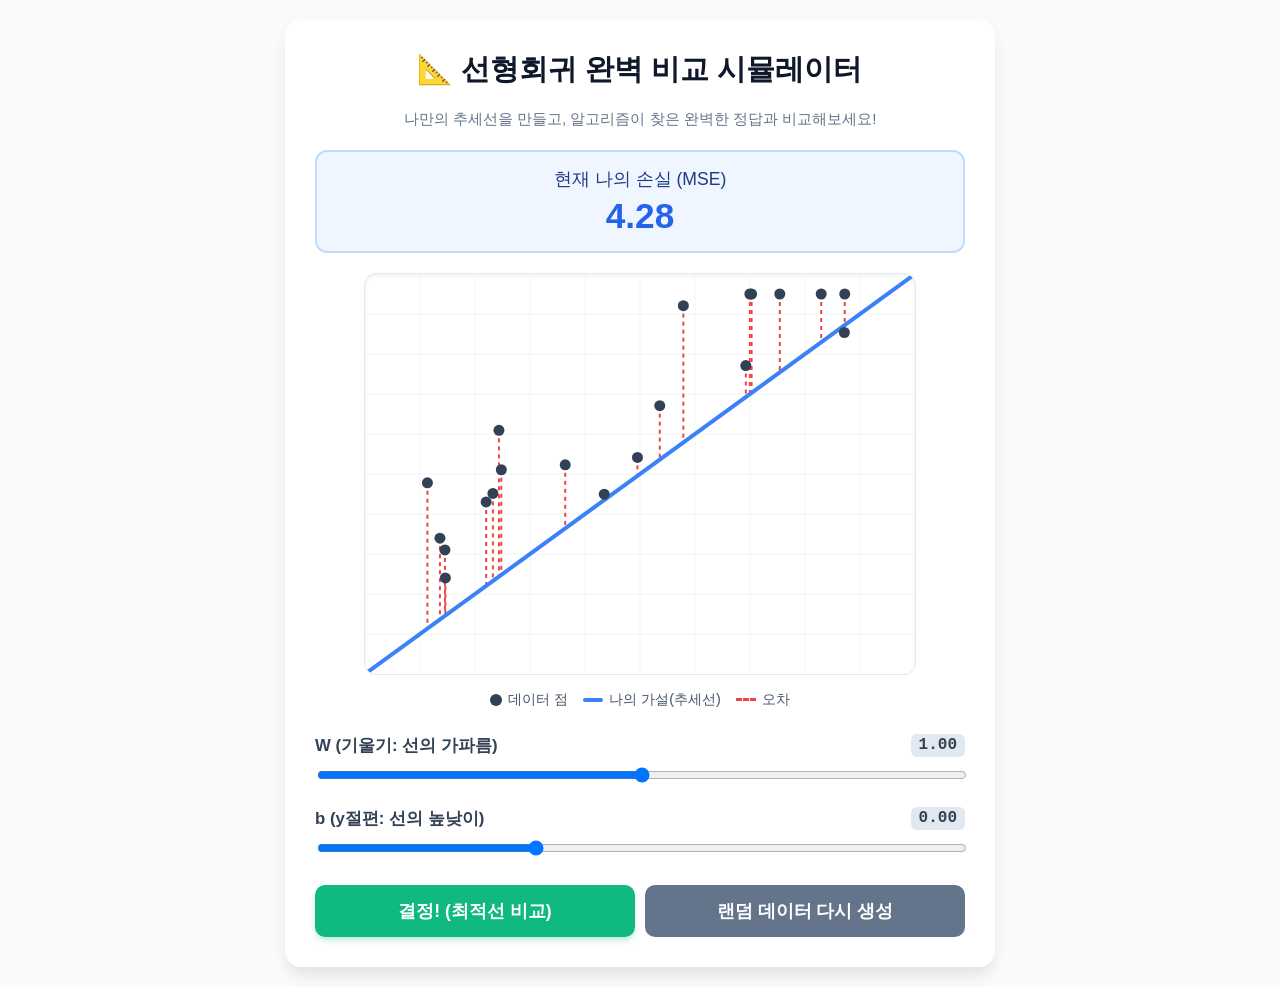
<file: simulator/linear.html>
<!DOCTYPE html>
<html lang="ko">
<head>
    <meta charset="UTF-8">
    <meta name="viewport" content="width=device-width, initial-scale=1.0">
    <title>선형회귀 완벽 비교 시뮬레이터</title>
    <style>
        body {
            font-family: 'Pretendard', -apple-system, BlinkMacSystemFont, 'Segoe UI', Roboto, sans-serif;
            background-color: #f8fafc;
            margin: 0;
            padding: 20px;
            display: flex;
            justify-content: center;
            color: #334155;
        }
        .container {
            background-color: white;
            padding: 30px;
            border-radius: 16px;
            box-shadow: 0 10px 15px -3px rgba(0, 0, 0, 0.1);
            max-width: 650px;
            width: 100%;
        }
        h1 {
            text-align: center;
            color: #0f172a;
            margin-top: 0;
            font-size: 1.8rem;
        }
        .subtitle {
            text-align: center;
            color: #64748b;
            font-size: 0.95rem;
            margin-bottom: 20px;
        }
        
        .scoreboard {
            background-color: #eff6ff;
            border: 2px solid #bfdbfe;
            border-radius: 12px;
            padding: 15px;
            margin-bottom: 20px;
            text-align: center;
            font-size: 1.1rem;
            color: #1e3a8a;
            transition: all 0.3s ease;
        }
        .mse-value {
            font-size: 2.2rem;
            font-weight: 800;
            color: #2563eb;
            display: block;
            margin-top: 5px;
        }
        .canvas-container {
            position: relative;
            width: 100%;
            display: flex;
            justify-content: center;
        }
        canvas {
            background-color: #ffffff;
            border: 1px solid #e2e8f0;
            border-radius: 12px;
            cursor: crosshair;
            width: 100%;
            max-width: 550px;
            height: auto;
            box-shadow: inset 0 2px 4px 0 rgba(0, 0, 0, 0.05);
        }

        .legend {
            display: flex;
            flex-wrap: wrap;
            justify-content: center;
            gap: 15px;
            margin-top: 15px;
            font-size: 0.9rem;
            color: #475569;
            font-weight: 500;
        }
        .legend-item {
            display: flex;
            align-items: center;
            gap: 6px;
        }
        .dot { width: 12px; height: 12px; border-radius: 50%; display: inline-block; }
        .line { width: 20px; height: 4px; display: inline-block; border-radius: 2px; }
        .dashed { width: 20px; height: 0; border-top: 3px dashed #ef4444; display: inline-block; }
        
        .controls { margin-top: 25px; }
        .control-group { margin-bottom: 20px; }
        .control-group label {
            display: flex;
            justify-content: space-between;
            font-weight: 600;
            color: #334155;
            margin-bottom: 8px;
            font-size: 1.05rem;
        }
        .badge {
            background: #e2e8f0;
            padding: 2px 8px;
            border-radius: 6px;
            font-family: monospace;
            font-size: 1rem;
        }
        input[type=range] { width: 100%; cursor: pointer; }

        .button-group {
            display: flex;
            gap: 10px;
            margin-top: 25px;
        }
        .btn {
            flex: 1;
            padding: 14px;
            border: none;
            border-radius: 10px;
            font-size: 1.1rem;
            font-weight: bold;
            cursor: pointer;
            transition: transform 0.1s, background-color 0.2s;
        }
        .btn:active { transform: scale(0.98); }
        .btn-primary { background-color: #10b981; color: white; box-shadow: 0 4px 6px -1px rgba(16, 185, 129, 0.3); }
        .btn-primary:hover { background-color: #059669; }
        .btn-secondary { background-color: #64748b; color: white; }
        .btn-secondary:hover { background-color: #475569; }

        .result-box {
            display: none; /* 기본은 숨김 */
            margin-top: 25px;
            padding: 20px;
            border-radius: 12px;
            background-color: #f0fdf4;
            border: 2px solid #86efac;
            animation: fadeIn 0.5s ease-out;
        }
        @keyframes fadeIn {
            from { opacity: 0; transform: translateY(-10px); }
            to { opacity: 1; transform: translateY(0); }
        }
        .result-title {
            text-align: center;
            font-weight: 800;
            color: #166534;
            font-size: 1.2rem;
            margin-bottom: 15px;
        }
        .comparison-grid {
            display: grid;
            grid-template-columns: 1fr 1fr;
            gap: 15px;
        }
        .card {
            background: white;
            padding: 15px;
            border-radius: 8px;
            text-align: center;
            box-shadow: 0 1px 3px rgba(0,0,0,0.1);
        }
        .card.user { border-top: 4px solid #3b82f6; }
        .card.optimal { border-top: 4px solid #10b981; }
        .card-title { font-weight: bold; margin-bottom: 10px; font-size: 1.05rem; }
        .card-data { font-family: monospace; font-size: 1.1rem; color: #475569; line-height: 1.5; }
        .card-data span { font-weight: bold; color: #0f172a; }
    </style>
</head>
<body>

<div class="container">
    <h1>📐 선형회귀 완벽 비교 시뮬레이터</h1>
    <div class="subtitle">나만의 추세선을 만들고, 알고리즘이 찾은 완벽한 정답과 비교해보세요!</div>
    
    <div class="scoreboard" id="scoreBoard">
        현재 나의 손실 (MSE)
        <span class="mse-value" id="mseValue">0.00</span>
    </div>

    <div class="canvas-container">
        <canvas id="graphCanvas" width="550" height="400"></canvas>
    </div>
    
    <div class="legend">
        <div class="legend-item"><span class="dot" style="background: #334155;"></span> 데이터 점</div>
        <div class="legend-item"><span class="line" style="background: #3b82f6;"></span> 나의 가설(추세선)</div>
        <div class="legend-item"><span class="dashed"></span> 오차</div>
        <div class="legend-item" id="optimalLegend" style="display: none;">
            <span class="line" style="background: #10b981;"></span> 수학적 최적선(정답)
        </div>
    </div>

    <div class="controls">
        <div class="control-group">
            <label>
                <span>W (기울기: 선의 가파름)</span>
                <span class="badge" id="wLabel">1.00</span>
            </label>
            <input type="range" id="wSlider" min="-1.5" max="3.5" step="0.01" value="1.00">
        </div>
        
        <div class="control-group">
            <label>
                <span>b (y절편: 선의 높낮이)</span>
                <span class="badge" id="bLabel">0.00</span>
            </label>
            <input type="range" id="bSlider" min="-5" max="10" step="0.01" value="0.00">
        </div>

        <div class="button-group">
            <button class="btn btn-primary" onclick="compareWithOptimal()">결정! (최적선 비교)</button>
            <button class="btn btn-secondary" onclick="resetSimulation()">랜덤 데이터 다시 생성</button>
        </div>
    </div>

    <div class="result-box" id="resultBox">
        <div class="result-title">🎉 분석 결과 비교</div>
        <div class="comparison-grid">
            <div class="card user">
                <div class="card-title">🧑‍🎓 내가 찾은 선</div>
                <div class="card-data">
                    W = <span id="resUserW">0.00</span><br>
                    b = <span id="resUserB">0.00</span><br>
                    MSE = <span id="resUserMSE">0.00</span>
                </div>
            </div>
            <div class="card optimal">
                <div class="card-title">🤖 수학적 최적선 (정답)</div>
                <div class="card-data">
                    W = <span id="resOptW">0.00</span><br>
                    b = <span id="resOptB">0.00</span><br>
                    MSE = <span id="resOptMSE">0.00</span>
                </div>
            </div>
        </div>
    </div>
</div>

<script>
    const canvas = document.getElementById('graphCanvas');
    const ctx = canvas.getContext('2d');
    
    // UI 요소
    const wSlider = document.getElementById('wSlider');
    const bSlider = document.getElementById('bSlider');
    const wLabel = document.getElementById('wLabel');
    const bLabel = document.getElementById('bLabel');
    const mseValue = document.getElementById('mseValue');
    const resultBox = document.getElementById('resultBox');
    const optimalLegend = document.getElementById('optimalLegend');
    const scoreBoard = document.getElementById('scoreBoard');

    // 데이터 상태
    let dataPoints = [];
    let isComparing = false;
    let optimalW = 0;
    let optimalB = 0;
    let optimalMSE = 0;
    
    // 그래프 좌표계 설정
    const minX = 0, maxX = 10;
    const minY = 0, maxY = 10;
    
    function toPixel(x, y) {
        const px = (x - minX) / (maxX - minX) * canvas.width;
        const py = canvas.height - ((y - minY) / (maxY - minY) * canvas.height);
        return { px, py };
    }

    function generateData() {
        dataPoints = [];
        const trueW = Math.random() * 1.5 + 0.5; // 0.5 ~ 2.0
        const trueB = Math.random() * 3 + 1;     // 1.0 ~ 4.0
        
        for (let i = 0; i < 20; i++) {
            let x = Math.random() * 8 + 1; 
            let noise = (Math.random() - 0.5) * 4; // 노이즈 (데이터의 퍼짐 정도)
            let y = trueW * x + trueB + noise;
            y = Math.max(0.5, Math.min(9.5, y)); // 화면 이탈 방지
            dataPoints.push({ x, y });
        }
        calculateOptimalLine(); // 데이터 생성 시 정답을 미리 계산
    }

    // 최소제곱법 (Least Squares Method) 알고리즘
    function calculateOptimalLine() {
        let n = dataPoints.length;
        let sumX = 0, sumY = 0;
        
        dataPoints.forEach(p => {
            sumX += p.x;
            sumY += p.y;
        });
        
        let meanX = sumX / n;
        let meanY = sumY / n;
        
        let numerator = 0;   // 분자
        let denominator = 0; // 분모
        
        dataPoints.forEach(p => {
            numerator += (p.x - meanX) * (p.y - meanY);
            denominator += Math.pow((p.x - meanX), 2);
        });
        
        optimalW = numerator / denominator;
        optimalB = meanY - optimalW * meanX;
        
        // 최적선의 MSE 계산
        let totalError = 0;
        dataPoints.forEach(p => {
            let predY = optimalW * p.x + optimalB;
            totalError += Math.pow(predY - p.y, 2);
        });
        optimalMSE = totalError / n;
    }

    function calculateMSE(W, b) {
        let totalError = 0;
        dataPoints.forEach(p => {
            let predY = W * p.x + b;
            totalError += Math.pow(predY - p.y, 2);
        });
        return totalError / dataPoints.length;
    }

    function draw() {
        ctx.clearRect(0, 0, canvas.width, canvas.height);
        
        const userW = parseFloat(wSlider.value);
        const userB = parseFloat(bSlider.value);
        
        // 슬라이더 라벨 업데이트
        wLabel.innerText = userW.toFixed(2);
        bLabel.innerText = userB.toFixed(2);

        // 배경 그리드
        ctx.strokeStyle = '#f1f5f9';
        ctx.lineWidth = 1;
        for(let i=1; i<10; i++) {
            let px1 = toPixel(i, 0), px2 = toPixel(i, 10);
            ctx.beginPath(); ctx.moveTo(px1.px, px1.py); ctx.lineTo(px2.px, px2.py); ctx.stroke();
            let py1 = toPixel(0, i), py2 = toPixel(10, i);
            ctx.beginPath(); ctx.moveTo(py1.px, py1.py); ctx.lineTo(py2.px, py2.py); ctx.stroke();
        }

        let userMSE = calculateMSE(userW, userB);
        mseValue.innerText = userMSE.toFixed(2);

        // 1. 오차 간격(빨간 점선) - 사용자의 선 기준
        ctx.strokeStyle = '#ef4444';
        ctx.lineWidth = 2;
        ctx.setLineDash([4, 4]);
        
        dataPoints.forEach(point => {
            let predictedY = userW * point.x + userB;
            let pActual = toPixel(point.x, point.y);
            let pPred = toPixel(point.x, predictedY);
            
            ctx.beginPath();
            ctx.moveTo(pActual.px, pActual.py);
            ctx.lineTo(pPred.px, pPred.py);
            ctx.stroke();
        });
        
        ctx.setLineDash([]); // 점선 초기화

        // 2. 사용자의 가설(추세선) - 파란색
        ctx.strokeStyle = '#3b82f6';
        ctx.lineWidth = 4;
        let userStart = toPixel(minX, userW * minX + userB);
        let userEnd = toPixel(maxX, userW * maxX + userB);
        
        ctx.beginPath();
        ctx.moveTo(userStart.px, userStart.py);
        ctx.lineTo(userEnd.px, userEnd.py);
        ctx.stroke();

        // 3. 최적선(정답) 그리기 - 비교 모드일 때만 녹색으로 렌더링
        if (isComparing) {
            ctx.strokeStyle = '#10b981';
            ctx.lineWidth = 4;
            // 다른 선들과 겹치지 않게 약간 투명도 부여 (선택사항)
            ctx.globalAlpha = 0.8; 
            
            let optStart = toPixel(minX, optimalW * minX + optimalB);
            let optEnd = toPixel(maxX, optimalW * maxX + optimalB);
            
            ctx.beginPath();
            ctx.moveTo(optStart.px, optStart.py);
            ctx.lineTo(optEnd.px, optEnd.py);
            ctx.stroke();
            
            ctx.globalAlpha = 1.0; // 투명도 롤백
        }

        // 4. 실제 데이터 점
        ctx.fillStyle = '#334155';
        dataPoints.forEach(point => {
            let p = toPixel(point.x, point.y);
            ctx.beginPath();
            ctx.arc(p.px, p.py, 5.5, 0, Math.PI * 2);
            ctx.fill();
        });
    }

    function compareWithOptimal() {
        isComparing = true;
        optimalLegend.style.display = 'flex';
        resultBox.style.display = 'block';
        
        // 사용자가 찾은 값
        const userW = parseFloat(wSlider.value);
        const userB = parseFloat(bSlider.value);
        const userMSE = calculateMSE(userW, userB);
        
        // 결과 UI에 데이터 주입
        document.getElementById('resUserW').innerText = userW.toFixed(2);
        document.getElementById('resUserB').innerText = userB.toFixed(2);
        document.getElementById('resUserMSE').innerText = userMSE.toFixed(2);
        
        // 최적선(수학적 정답) 데이터 주입
        document.getElementById('resOptW').innerText = optimalW.toFixed(2);
        document.getElementById('resOptB').innerText = optimalB.toFixed(2);
        document.getElementById('resOptMSE').innerText = optimalMSE.toFixed(2);

        // 스코어보드 색상 변경으로 완료 느낌 부여
        scoreBoard.style.backgroundColor = '#f0fdf4';
        scoreBoard.style.borderColor = '#86efac';
        scoreBoard.style.color = '#166534';
        mseValue.style.color = '#15803d';
        
        draw();
    }

    function resetSimulation() {
        isComparing = false;
        optimalLegend.style.display = 'none';
        resultBox.style.display = 'none';
        
        // 스코어보드 스타일 원상복구
        scoreBoard.style.backgroundColor = '#eff6ff';
        scoreBoard.style.borderColor = '#bfdbfe';
        scoreBoard.style.color = '#1e3a8a';
        mseValue.style.color = '#2563eb';
        
        // 슬라이더 중앙 초기화
        wSlider.value = 1.0;
        bSlider.value = 0.0;
        
        generateData();
        draw();
    }

    // 실시간 슬라이더 조작 시 렌더링
    wSlider.addEventListener('input', draw);
    bSlider.addEventListener('input', draw);

    // 프로그램 시작
    resetSimulation();
</script>

</body>
</html>
</file>
<file: style.css>
/* =========================================
   공통 디자인 설정 (색상 및 폰트)
========================================= */
:root {
    --primary-brown: #3B5347; 
    --primary-dark: #2A3C33;  
    --bg-beige: #F4F6F4;      
    --text-navy: #1F2E27;     
    --text-light: #555555;
    --white: #FFFFFF;
    --accent-green: #86b186;
    --hover-bg: #E9F0EC;
}

body {
    margin: 0;
    padding: 0;
    font-family: 'Noto Sans KR', 'Malgun Gothic', sans-serif;
    background-color: var(--bg-beige);
    color: var(--text-navy);
}

/* =========================================
   헤더 및 네비게이션 (공통)
========================================= */
header {
    background-color: var(--white);
    padding: 15px 40px;
    display: flex;
    justify-content: space-between;
    align-items: center;
    box-shadow: 0 2px 4px rgba(0,0,0,0.05);
}

.logo {
    font-size: 24px;
    font-weight: bold;
    color: var(--primary-brown);
    display: flex;
    align-items: center;
    gap: 10px;
    text-decoration: none;
    transition: transform 0.2s ease;
}

.logo:hover {
    transform: scale(1.05);
}

nav {
    display: flex;
    gap: 25px;
}

nav a {
    text-decoration: none;
    color: var(--text-navy);
    font-weight: 600;
    font-size: 16px;
}

nav a:hover {
    color: var(--primary-brown);
}

/* =========================================
   타이틀 배너 (1레벨, 2레벨)
========================================= */
.hero {
    background-color: var(--primary-brown);
    color: var(--white);
    text-align: center;
    padding: 60px 20px;
}

.hero h1 {
    margin: 0;
    font-size: 36px;
    font-weight: 700;
}

.breadcrumb-banner {
    background-color: var(--white);
    color: var(--text-navy);
    padding: 30px 20px;
    text-align: center;
    border-bottom: 2px solid #EAEAEA;
}

.breadcrumb {
    font-size: 14px;
    color: var(--text-light);
    margin-bottom: 10px;
}

.breadcrumb span {
    color: var(--primary-brown);
    font-weight: bold;
}

.breadcrumb-banner h1 {
    margin: 0;
    font-size: 28px;
    font-weight: 800;
    color: var(--primary-dark);
}

/* =========================================
   1레벨 메인 콘텐츠 (과목 카드)
========================================= */
.container {
    max-width: 1200px;
    margin: 50px auto;
    padding: 0 20px;
}

.card-grid {
    display: grid;
    grid-template-columns: repeat(3, 1fr); 
    gap: 30px;
}

.subject-card {
    background-color: var(--white);
    border-radius: 16px;
    padding: 30px;
    display: flex;
    flex-direction: column;
    text-decoration: none;
    color: var(--text-navy);
    box-shadow: 0 8px 16px rgba(0,0,0,0.05);
    transition: transform 0.3s ease, box-shadow 0.3s ease, border-color 0.3s ease;
    border: 2px solid transparent;
}

.subject-card:hover {
    transform: translateY(-8px);
    box-shadow: 0 12px 24px rgba(140, 90, 75, 0.15);
    border-color: var(--primary-brown);
}

.card-header {
    display: flex;
    align-items: center;
    gap: 20px;
    margin-bottom: 15px;
}

.card-icon {
    font-size: 40px;
    background-color: var(--bg-beige);
    width: 70px;
    height: 70px;
    display: flex;
    justify-content: center;
    align-items: center;
    border-radius: 12px;
}

.card-title {
    font-size: 22px;
    font-weight: 700;
    margin: 0;
}

.card-desc {
    color: var(--text-light);
    font-size: 15px;
    line-height: 1.6;
    margin-bottom: 25px;
    flex-grow: 1;
}

.card-btn {
    background-color: var(--primary-brown);
    color: var(--white);
    text-align: center;
    padding: 12px 0;
    border-radius: 8px;
    font-weight: bold;
    font-size: 16px;
    transition: background-color 0.3s ease;
}

.subject-card:hover .card-btn {
    background-color: var(--primary-dark);
}

/* =========================================
   2레벨 패들렛형 보드 레이아웃
========================================= */
.board-container {
    max-width: 100%;
    margin: 20px auto 40px auto;
    padding: 0 20px;
}

.padlet-wrapper {
    display: flex;
    flex-wrap: nowrap;
    justify-content: center;
    overflow-x: auto; /* 가로 스크롤 허용으로 수정됨 */
    gap: 20px;
    padding-bottom: 20px;
    align-items: flex-start;
    width: 100%;
}

.padlet-column {
    flex: 1 1 0; 
    min-width: 200px;
    max-width: 300px;
    display: flex;
    flex-direction: column;
    gap: 15px;
}

.column-header {
    background-color: var(--white);
    padding: 15px;
    border-radius: 8px;
    font-weight: 900;
    text-align: center;
    color: var(--text-navy);
    border-top: 4px solid var(--primary-brown);
    box-shadow: 0 2px 4px rgba(0,0,0,0.05);
}

.padlet-card {
    display: block;
    width: 100%;
    box-sizing: border-box;
    background-color: var(--white);
    padding: 20px;
    border-radius: 12px;
    text-decoration: none;
    color: inherit;
    box-shadow: 0 4px 6px rgba(0, 0, 0, 0.05);
    transition: all 0.2s ease;
}

.padlet-card:hover {
    transform: translateY(-3px);
    box-shadow: 0 6px 12px rgba(0,0,0,0.1);
    border-color: var(--accent-green);
}

.card-details {
    margin: 0; padding: 0; list-style: none;
}

.card-details li {
    font-size: 13px;
    color: var(--text-light);
    margin-bottom: 5px;
    line-height: 1.4;
}

/* =========================================
   2레벨 과제 제출 영역
========================================= */
.assignment-section {
    margin-top: 50px;
    padding: 40px 30px;
    background-color: #f0fff4;
    border-radius: 16px;
    text-align: center;
    border: 2px dashed var(--accent-green);
    box-shadow: 0 8px 16px rgba(74, 144, 226, 0.1);
}

.assignment-section h2 {
    margin: 0 0 10px 0;
    color: var(--text-navy);
    font-size: 24px;
}

.assignment-section p {
    color: var(--text-light);
    font-size: 16px;
    margin-bottom: 25px;
}

.assignment-btn {
    display: inline-flex;
    align-items: center;
    gap: 10px;
    background-color: var(--accent-green);
    color: var(--white);
    padding: 16px 40px;
    border-radius: 30px;
    font-size: 18px;
    font-weight: 800;
    text-decoration: none;
    transition: all 0.3s ease;
    box-shadow: 0 6px 12px rgba(74, 144, 226, 0.3);
}

.assignment-btn:hover {
    background-color: #386e4b;
    transform: translateY(-3px);
    box-shadow: 0 8px 16px rgba(42, 129, 53, 0.4);
}

.assignment-icon {
    font-size: 24px;
}

/* =========================================
   바닥글 (Footer) 공통
========================================= */
footer {
    background-color: #151d19; 
    color: #C8D6CE;
    padding: 40px 20px;
    margin-top: 60px;
}

.footer-content {
    max-width: 1000px;
    margin: 0 auto;
    display: grid;
    grid-template-columns: repeat(4, 1fr);
    gap: 20px;
    font-size: 14px;
}

.footer-col h3 {
    color: var(--white);
    font-size: 16px;
    margin-bottom: 15px;
    border-bottom: 1px solid rgba(255,255,255,0.1);
    padding-bottom: 10px;
}

.footer-col p, .footer-col ul {
    margin: 0;
    padding: 0;
    list-style: none;
    line-height: 1.8;
}

.footer-col a {
    color: #D7CCC8;
    text-decoration: none;
}

.footer-col a:hover {
    color: var(--white);
}

/* =========================================
   모바일 완벽 반응형 (768px 이하 통합)
========================================= */
@media (max-width: 1000px) {
    .card-grid {
        grid-template-columns: repeat(2, 1fr); 
    }
}

@media (max-width: 768px) {
    /* 1. 그리드 및 푸터 1열/2열 배치 */
    .card-grid {
        grid-template-columns: 1fr;
    }
    .footer-content {
        grid-template-columns: repeat(2, 1fr);
    }
    
    /* 2. 헤더 및 네비게이션 가로 정렬 강제 */
    header {
        padding: 15px 20px; 
        flex-direction: row; 
    }
    nav {
        gap: 12px; 
        flex-wrap: nowrap; 
    }
    nav a {
        font-size: 14px; 
        white-space: nowrap; 
    }
    
    /* 3. 패들렛 보드 100% 꽉 채우기 */
    .padlet-wrapper {
        flex-direction: column; 
    }
    .padlet-column {
        flex: 0 0 100%;
        max-width: 100% !important; 
        width: 100% !important;     
        margin-bottom: 20px;
    }
    .board-container {
        padding: 0 10px; 
    }
    .assignment-btn { 
        padding: 14px 25px; 
        font-size: 16px; 
    }
}

/* --- 드롭다운 메뉴 스타일 --- */
.dropdown {
    position: relative;
    display: inline-block;
}

.dropdown-content {
    display: none; /* 평소에는 숨겨둠 */
    position: absolute;
    top: 100%; /* 글자 바로 아래에 띄우기 */
    left: 50%;
    transform: translateX(-50%); /* 가운데 정렬 */
    background-color: var(--white);
    min-width: 180px; /* 메뉴 박스의 최소 너비 */
    box-shadow: 0px 8px 16px rgba(0,0,0,0.1);
    border-radius: 8px;
    z-index: 100; /* 다른 요소들보다 무조건 맨 위에 오도록 설정 */
    overflow: hidden;
    padding: 5px 0;
}

/* 드롭다운 안쪽의 세부 과목 링크 디자인 */
.dropdown-content a {
    color: var(--text-navy);
    padding: 12px 16px;
    text-decoration: none;
    display: block; /* 세로로 한 줄씩 차지하게 만듦 */
    font-size: 14px;
    font-weight: 500;
    text-align: center;
    transition: background-color 0.2s ease;
}

/* 마우스를 올렸을 때 항목 배경색 변화 */
.dropdown-content a:hover {
    background-color: var(--hover-bg);
    color: var(--primary-brown);
}

/* ★ 과목 글자에 마우스를 올리면 숨겨뒀던 메뉴가 짠 하고 나타남 */
.dropdown:hover .dropdown-content {
    display: block;
}
</file>
